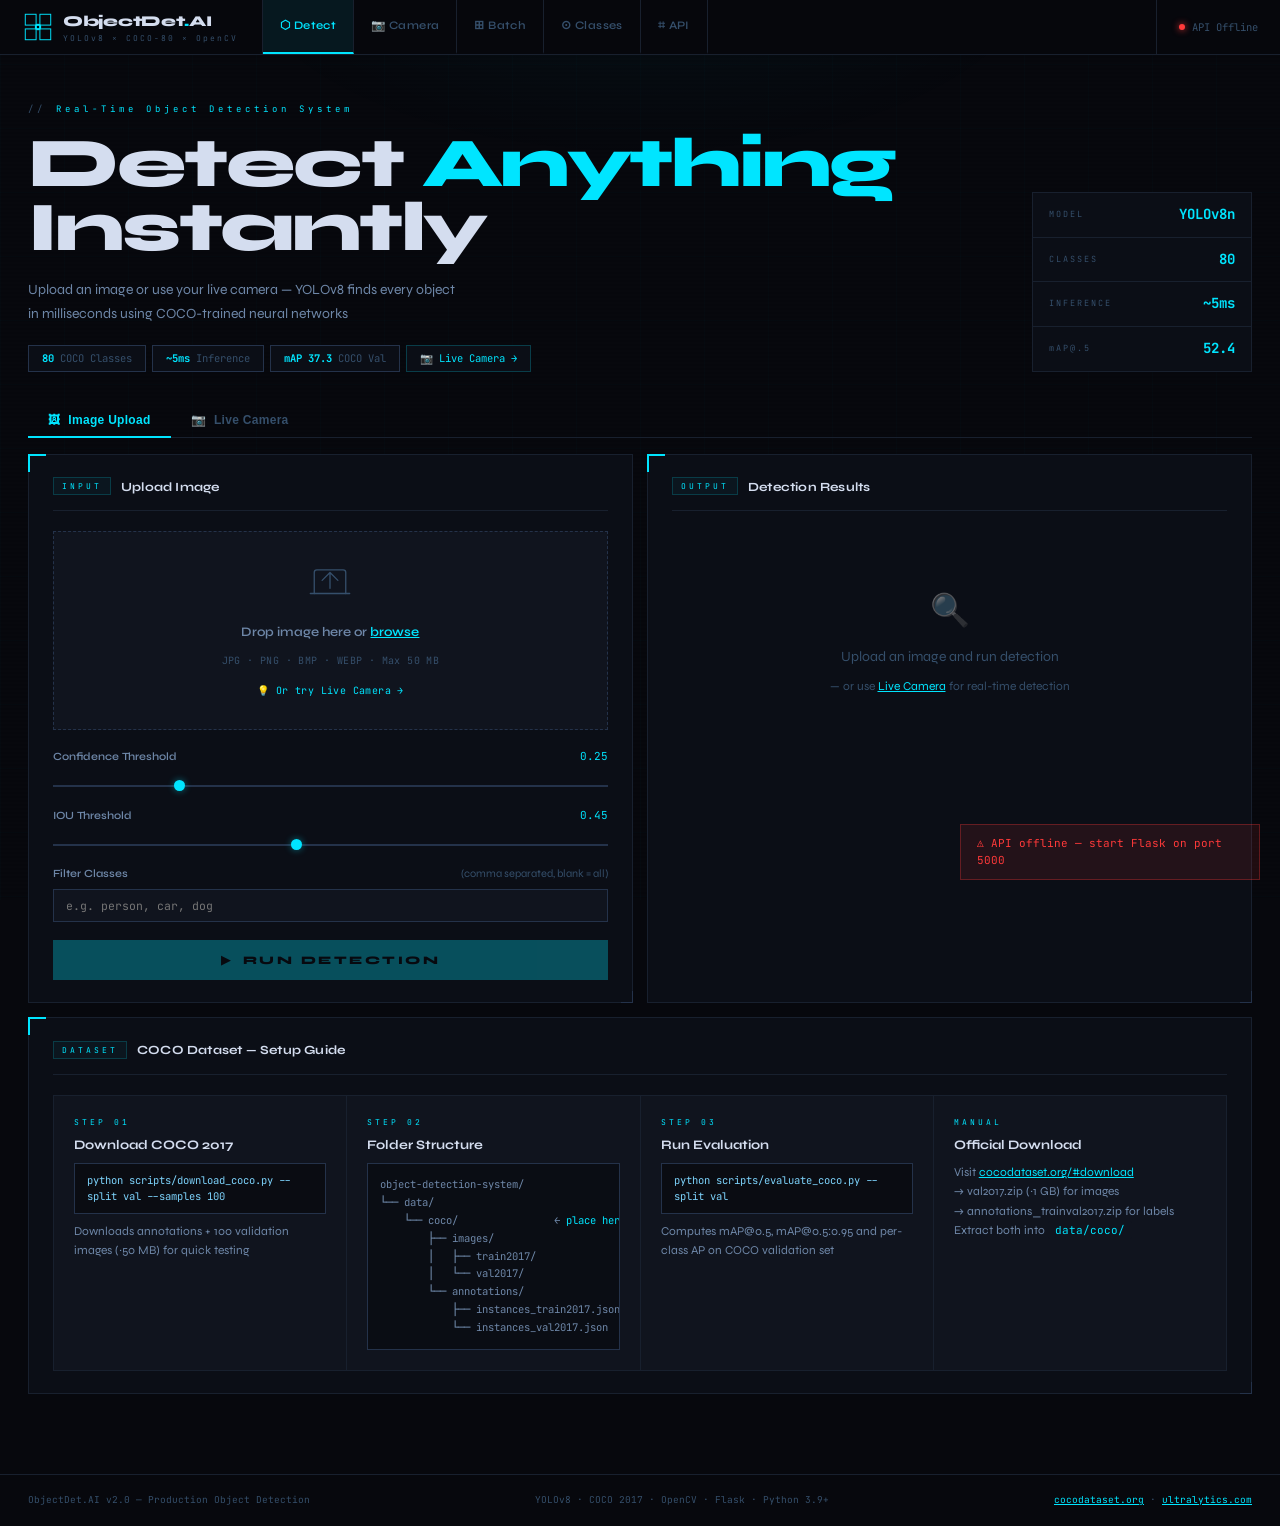
<file: frontend/index.html>
<!DOCTYPE html>
<html lang="en">
<head>
<meta charset="UTF-8"/>
<meta name="viewport" content="width=device-width,initial-scale=1.0"/>
<title>ObjectDet.AI — Real-Time Object Detection</title>
<link rel="preconnect" href="https://fonts.googleapis.com">
<link href="https://fonts.googleapis.com/css2?family=Syne:wght@400;500;600;700;800&family=JetBrains+Mono:wght@300;400;500;700&display=swap" rel="stylesheet">
<link rel="stylesheet" href="css/style.css"/>
</head>
<body>

<div class="bg-grid"></div>
<div class="bg-radial"></div>
<div class="scanline"></div>

<!-- ══ HEADER ══════════════════════════════════════════════ -->
<header class="hdr">
  <div class="hdr-inner">
    <div class="logo">
      <svg class="logo-svg" viewBox="0 0 44 44" fill="none">
        <rect x="2"  y="2"  width="17" height="17" stroke="#00e5ff" stroke-width="1.5"/>
        <rect x="25" y="2"  width="17" height="17" stroke="#00e5ff" stroke-width="1.5"/>
        <rect x="2"  y="25" width="17" height="17" stroke="#00e5ff" stroke-width="1.5"/>
        <rect x="25" y="25" width="17" height="17" stroke="#00e5ff" stroke-width="1.5"/>
        <circle cx="22" cy="22" r="5" fill="#00e5ff"/>
        <circle cx="22" cy="22" r="2" fill="#000"/>
      </svg>
      <div>
        <div class="logo-name">ObjectDet<span class="c-acc">.</span>AI</div>
        <div class="logo-tag">YOLOv8 × COCO-80 × OpenCV</div>
      </div>
    </div>
    <nav class="nav">
      <a href="index.html"   class="nv active">⬡ Detect</a>
      <a href="camera.html"  class="nv">📷 Camera</a>
      <a href="batch.html"   class="nv">⊞ Batch</a>
      <a href="classes.html" class="nv">⊙ Classes</a>
      <a href="docs.html"    class="nv">⌗ API</a>
    </nav>
    <div class="status-pill" id="statusPill">
      <span class="sdot" id="sdot"></span>
      <span id="stxt">Connecting…</span>
    </div>
  </div>
</header>

<!-- ══ HERO ═════════════════════════════════════════════════ -->
<section class="hero">
  <div class="hero-left">
    <div class="hero-eyebrow">Real-Time Object Detection System</div>
    <h1 class="hero-h1">Detect <em>Anything</em><br>Instantly</h1>
    <p class="hero-p">Upload an image or use your live camera — YOLOv8 finds every object in milliseconds using COCO-trained neural networks</p>
    <div class="hero-chips">
      <div class="chip"><span id="cChip">80</span> COCO Classes</div>
      <div class="chip"><span>~5ms</span> Inference</div>
      <div class="chip"><span>mAP 37.3</span> COCO Val</div>
      <div class="chip chip-live" onclick="window.location='camera.html'">📷 Live Camera →</div>
    </div>
  </div>
  <div class="hero-meta">
    <div class="hm-row"><span class="hm-k">MODEL</span><span class="hm-v">YOLOv8n</span></div>
    <div class="hm-row"><span class="hm-k">CLASSES</span><span class="hm-v" id="cChip2">80</span></div>
    <div class="hm-row"><span class="hm-k">INFERENCE</span><span class="hm-v">~5ms</span></div>
    <div class="hm-row"><span class="hm-k">mAP@.5</span><span class="hm-v">52.4</span></div>
  </div>
</section>

<!-- ══ MAIN ═════════════════════════════════════════════════ -->
<main class="wrap">

  <div class="mode-tabs">
    <button class="mtab active" id="tabUpload" onclick="switchMode('upload')">
      <span>🖼</span> Image Upload
    </button>
    <button class="mtab" id="tabCamera" onclick="window.location='camera.html'">
      <span>📷</span> Live Camera
    </button>
  </div>

  <div class="grid-2">

    <!-- INPUT PANEL -->
    <section class="card" id="uploadCard">
      <div class="card-hdr">
        <span class="tag">INPUT</span>
        <h2>Upload Image</h2>
      </div>

      <div class="dropzone" id="dz">
        <div class="dz-idle" id="dzIdle">
          <div class="dz-icon">
            <svg viewBox="0 0 64 64" fill="none">
              <path d="M8 48V16a4 4 0 014-4h40a4 4 0 014 4v32" stroke="currentColor" stroke-width="2" stroke-linecap="round"/>
              <path d="M2 48h60M20 28l12-12 12 12M32 16v24" stroke="currentColor" stroke-width="2" stroke-linecap="round" stroke-linejoin="round"/>
            </svg>
          </div>
          <p class="dz-title">Drop image here or <span class="lnk" id="dzBrowse">browse</span></p>
          <p class="dz-hint">JPG · PNG · BMP · WEBP · Max 50 MB</p>
          <p class="dz-hint" style="margin-top:4px;color:var(--acc)">💡 Or try <a href="camera.html" style="color:var(--acc)">Live Camera →</a></p>
        </div>
        <div class="dz-preview hidden" id="dzPreview">
          <img id="prevImg" alt="preview"/>
          <button class="clr-btn" id="clearBtn">✕ Clear</button>
        </div>
        <input type="file" id="fileIn" accept="image/*" class="hidden"/>
      </div>

      <div class="settings">
        <div class="sg">
          <label>Confidence Threshold <span class="sv" id="confV">0.25</span></label>
          <input type="range" id="confS" min="0.05" max="0.95" step="0.05" value="0.25" class="slider"/>
        </div>
        <div class="sg">
          <label>IOU Threshold <span class="sv" id="iouV">0.45</span></label>
          <input type="range" id="iouS"  min="0.1"  max="0.9"  step="0.05" value="0.45" class="slider"/>
        </div>
        <div class="sg full">
          <label>Filter Classes <span class="hint-txt" style="font-weight:400;color:var(--txt3)">(comma separated, blank = all)</span></label>
          <input type="text" id="clsFilter" placeholder="e.g. person, car, dog" class="txt-in"/>
        </div>
      </div>

      <button class="run-btn" id="runBtn" disabled>
        <span id="runIcon">▶</span>
        <span id="runLabel">Run Detection</span>
        <div class="ring hidden" id="ring"></div>
      </button>
    </section>

    <!-- OUTPUT PANEL -->
    <section class="card" id="resultCard">
      <div class="card-hdr">
        <span class="tag">OUTPUT</span>
        <h2>Detection Results</h2>
        <div class="card-actions hidden" id="actions">
          <button class="sm-btn" id="dlBtn">⬇ Save</button>
          <button class="sm-btn" id="jsonBtn">{ } JSON</button>
        </div>
      </div>

      <div class="empty" id="emptyState">
        <div class="empty-icon">🔍</div>
        <p>Upload an image and run detection</p>
        <p class="empty-sub">— or use <a href="camera.html" class="lnk">Live Camera</a> for real-time detection</p>
      </div>

      <div class="hidden" id="resultWrap">
        <div class="res-img-wrap">
          <img id="resImg" alt="result"/>
          <div class="img-hud" id="imgHud"></div>
        </div>
        <div class="metrics" id="metrics"></div>
        <div class="class-pills" id="classPills"></div>
        <div class="tbl-wrap">
          <table class="dtbl" id="dtbl">
            <thead>
              <tr><th>#</th><th>Object</th><th>Confidence</th><th>Bounding Box</th><th>Area</th></tr>
            </thead>
            <tbody id="tbody"></tbody>
          </table>
        </div>
        <div class="chart" id="chart"></div>
      </div>
    </section>

  </div>

  <!-- DATASET SECTION -->
  <section class="card dataset-card">
    <div class="card-hdr">
      <span class="tag">DATASET</span>
      <h2>COCO Dataset — Setup Guide</h2>
    </div>
    <div class="ds-grid">
      <div class="ds-block">
        <div class="ds-step">STEP 01</div>
        <div class="ds-title">Download COCO 2017</div>
        <div class="ds-code">python scripts/download_coco.py --split val --samples 100</div>
        <div class="ds-desc">Downloads annotations + 100 validation images (~50 MB) for quick testing</div>
      </div>
      <div class="ds-block">
        <div class="ds-step">STEP 02</div>
        <div class="ds-title">Folder Structure</div>
        <pre class="ds-tree">object-detection-system/
└── data/
    └── coco/                ← <span class="c-acc">place here</span>
        ├── images/
        │   ├── train2017/
        │   └── val2017/
        └── annotations/
            ├── instances_train2017.json
            └── instances_val2017.json</pre>
      </div>
      <div class="ds-block">
        <div class="ds-step">STEP 03</div>
        <div class="ds-title">Run Evaluation</div>
        <div class="ds-code">python scripts/evaluate_coco.py --split val</div>
        <div class="ds-desc">Computes mAP@0.5, mAP@0.5:0.95 and per-class AP on COCO validation set</div>
      </div>
      <div class="ds-block">
        <div class="ds-step">MANUAL</div>
        <div class="ds-title">Official Download</div>
        <div class="ds-desc">
          Visit <a href="https://cocodataset.org/#download" target="_blank" class="lnk">cocodataset.org/#download</a><br>
          → val2017.zip (~1 GB) for images<br>
          → annotations_trainval2017.zip for labels<br>
          Extract both into <code>data/coco/</code>
        </div>
      </div>
    </div>
  </section>

</main>

<!-- ══ FOOTER ════════════════════════════════════════════════ -->
<footer class="footer">
  <div class="ft-inner">
    <span>ObjectDet.AI v2.0 — Production Object Detection</span>
    <span>YOLOv8 · COCO 2017 · OpenCV · Flask · Python 3.9+</span>
    <span>
      <a href="https://cocodataset.org" target="_blank" class="lnk">cocodataset.org</a>
      ·
      <a href="https://ultralytics.com" target="_blank" class="lnk">ultralytics.com</a>
    </span>
  </div>
</footer>

<!-- JSON Modal -->
<div class="modal-bg hidden" id="jsonModal">
  <div class="modal">
    <div class="modal-top">
      <h3>JSON Response</h3>
      <button id="mClose">✕</button>
    </div>
    <pre class="json-pre" id="jsonPre"></pre>
    <button class="sm-btn" id="copyJson" style="margin:12px 16px">Copy to Clipboard</button>
  </div>
</div>

<div class="toast" id="toast"></div>

<script src="js/api.js"></script>
<script src="js/ui.js"></script>
<script src="js/main.js"></script>
</body>
</html>
</file>
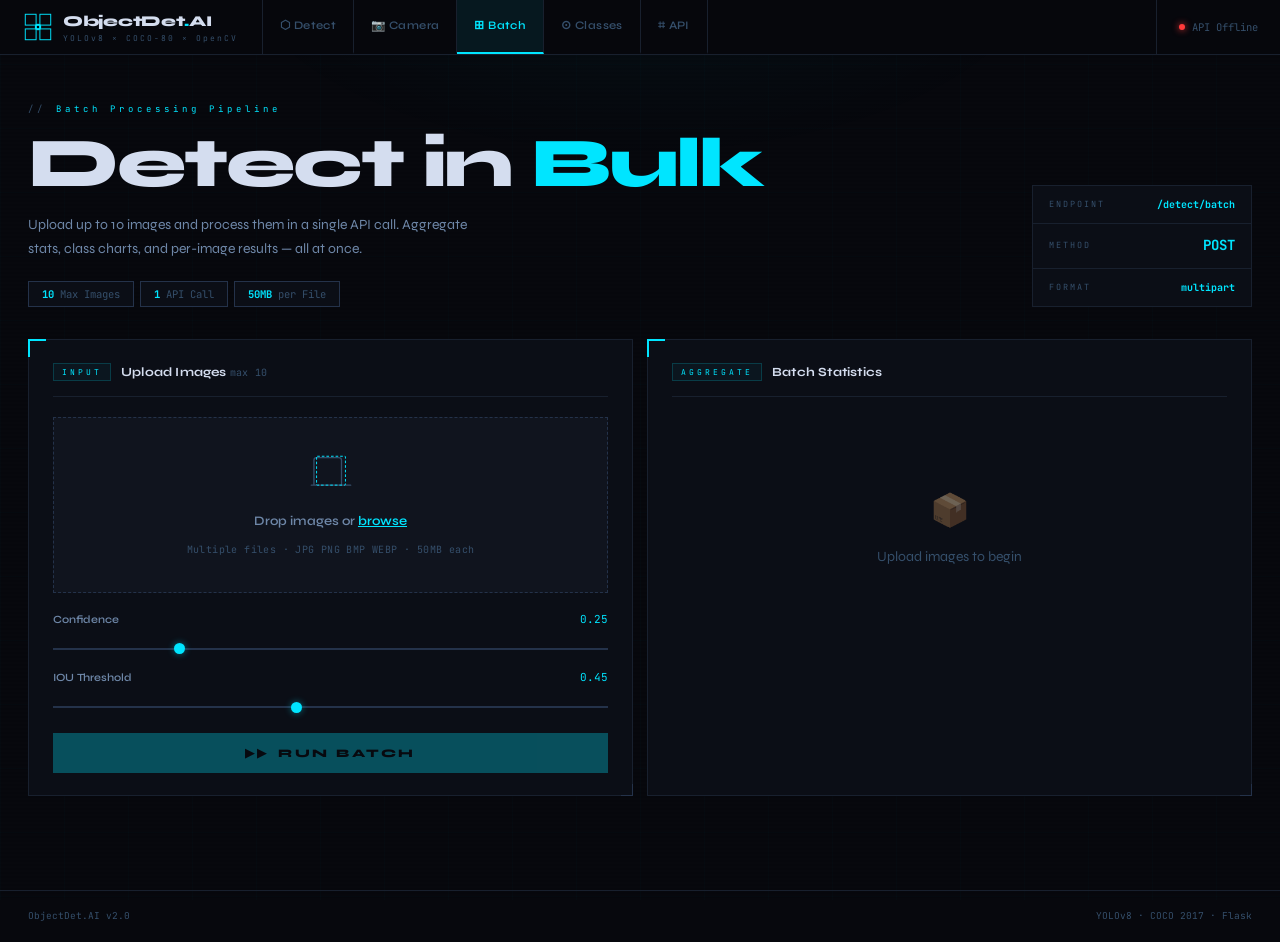
<file: frontend/batch.html>
<!DOCTYPE html>
<html lang="en">
<head>
<meta charset="UTF-8"/><meta name="viewport" content="width=device-width,initial-scale=1.0"/>
<title>Batch — ObjectDet.AI</title>
<link href="https://fonts.googleapis.com/css2?family=Syne:wght@400;500;600;700;800&family=JetBrains+Mono:wght@300;400;500;700&display=swap" rel="stylesheet">
<link rel="stylesheet" href="css/style.css"/>
</head>
<body>
<div class="bg-grid"></div><div class="bg-radial"></div><div class="scanline"></div>

<header class="hdr">
  <div class="hdr-inner">
    <div class="logo">
      <svg class="logo-svg" viewBox="0 0 44 44" fill="none">
        <rect x="2"  y="2"  width="17" height="17" stroke="#00e5ff" stroke-width="1.5"/>
        <rect x="25" y="2"  width="17" height="17" stroke="#00e5ff" stroke-width="1.5"/>
        <rect x="2"  y="25" width="17" height="17" stroke="#00e5ff" stroke-width="1.5"/>
        <rect x="25" y="25" width="17" height="17" stroke="#00e5ff" stroke-width="1.5"/>
        <circle cx="22" cy="22" r="5" fill="#00e5ff"/>
        <circle cx="22" cy="22" r="2" fill="#000"/>
      </svg>
      <div>
        <div class="logo-name">ObjectDet<span class="c-acc">.</span>AI</div>
        <div class="logo-tag">YOLOv8 × COCO-80 × OpenCV</div>
      </div>
    </div>
    <nav class="nav">
      <a href="index.html"   class="nv">⬡ Detect</a>
      <a href="camera.html"  class="nv">📷 Camera</a>
      <a href="batch.html"   class="nv active">⊞ Batch</a>
      <a href="classes.html" class="nv">⊙ Classes</a>
      <a href="docs.html"    class="nv">⌗ API</a>
    </nav>
    <div class="status-pill">
      <span class="sdot" id="sdot"></span>
      <span id="stxt">Connecting…</span>
    </div>
  </div>
</header>

<!-- HERO -->
<section class="hero">
  <div class="hero-left">
    <div class="hero-eyebrow">Batch Processing Pipeline</div>
    <h1 class="hero-h1">Detect in <em>Bulk</em></h1>
    <p class="hero-p">Upload up to 10 images and process them in a single API call. Aggregate stats, class charts, and per-image results — all at once.</p>
    <div class="hero-chips">
      <div class="chip"><span>10</span> Max Images</div>
      <div class="chip"><span>1</span> API Call</div>
      <div class="chip"><span>50MB</span> per File</div>
    </div>
  </div>
  <div class="hero-meta">
    <div class="hm-row"><span class="hm-k">ENDPOINT</span><span class="hm-v" style="font-size:10px">/detect/batch</span></div>
    <div class="hm-row"><span class="hm-k">METHOD</span><span class="hm-v">POST</span></div>
    <div class="hm-row"><span class="hm-k">FORMAT</span><span class="hm-v" style="font-size:10px">multipart</span></div>
  </div>
</section>

<main class="wrap">
  <div class="grid-2">

    <!-- INPUT -->
    <section class="card">
      <div class="card-hdr">
        <span class="tag">INPUT</span>
        <h2>Upload Images <span style="font-family:var(--mono);font-size:10px;color:var(--txt3);font-weight:400">max 10</span></h2>
      </div>

      <div class="dropzone" id="dz">
        <div class="dz-idle" id="dzIdle">
          <div class="dz-icon">
            <svg viewBox="0 0 64 64" fill="none">
              <path d="M6 52V14a4 4 0 014-4h34a4 4 0 014 4v38M2 52h60" stroke="currentColor" stroke-width="2" stroke-linecap="round"/>
              <rect x="10" y="8" width="44" height="44" rx="1" stroke="var(--acc)" stroke-width="1.5" stroke-dasharray="4 3"/>
            </svg>
          </div>
          <p class="dz-title">Drop images or <span class="lnk" id="dzBrowse">browse</span></p>
          <p class="dz-hint">Multiple files · JPG PNG BMP WEBP · 50MB each</p>
        </div>
        <input type="file" id="fileIn" accept="image/*" multiple class="hidden"/>
      </div>

      <div class="file-list hidden" id="fileList"></div>

      <div class="settings">
        <div class="sg">
          <label>Confidence <span class="sv" id="confV">0.25</span></label>
          <input type="range" id="confS" min="0.05" max="0.95" step="0.05" value="0.25" class="slider"/>
        </div>
        <div class="sg">
          <label>IOU Threshold <span class="sv" id="iouV">0.45</span></label>
          <input type="range" id="iouS" min="0.1" max="0.9" step="0.05" value="0.45" class="slider"/>
        </div>
      </div>

      <button class="run-btn" id="runBtn" disabled>
        <span id="rIcon">▶▶</span>
        <span id="rLabel">Run Batch</span>
        <div class="ring hidden" id="ring"></div>
      </button>
    </section>

    <!-- AGGREGATE STATS -->
    <section class="card">
      <div class="card-hdr"><span class="tag">AGGREGATE</span><h2>Batch Statistics</h2></div>
      <div class="empty" id="empty">
        <div class="empty-icon">📦</div>
        <p>Upload images to begin</p>
      </div>
      <div class="hidden" id="aggWrap">
        <div class="metrics" id="aggMetrics"></div>
        <div class="chart"   id="aggChart"></div>
      </div>
    </section>

  </div>

  <!-- RESULTS GRID -->
  <section class="card" id="gridCard" style="display:none">
    <div class="card-hdr">
      <span class="tag">RESULTS</span>
      <h2 id="gridTitle">Batch Results</h2>
    </div>
    <div class="batch-grid" id="batchGrid"></div>
  </section>

</main>

<footer class="footer">
  <div class="ft-inner">
    <span>ObjectDet.AI v2.0</span>
    <span>YOLOv8 · COCO 2017 · Flask</span>
  </div>
</footer>

<div class="toast" id="toast"></div>
<script src="js/api.js"></script><script src="js/ui.js"></script>
<script>
document.addEventListener("DOMContentLoaded", async () => {
  const dz=document.getElementById("dz"), dzIdle=document.getElementById("dzIdle"),
        dzBrowse=document.getElementById("dzBrowse"), fileIn=document.getElementById("fileIn"),
        fileList=document.getElementById("fileList"), confS=document.getElementById("confS"),
        confV=document.getElementById("confV"), iouS=document.getElementById("iouS"),
        iouV=document.getElementById("iouV"), runBtn=document.getElementById("runBtn"),
        rLabel=document.getElementById("rLabel"), ring=document.getElementById("ring"),
        empty=document.getElementById("empty"), aggWrap=document.getElementById("aggWrap"),
        aggMetrics=document.getElementById("aggMetrics"), aggChart=document.getElementById("aggChart"),
        batchGrid=document.getElementById("batchGrid"), gridCard=document.getElementById("gridCard"),
        gridTitle=document.getElementById("gridTitle");

  let files = [];
  const ok = await API.checkHealth(); UI.setStatus(ok);
  UI.syncSlider("confS","confV"); UI.syncSlider("iouS","iouV");

  dzBrowse.onclick = e => { e.stopPropagation(); fileIn.click(); };
  dz.onclick = () => fileIn.click();
  fileIn.onchange = e => addFiles([...e.target.files]);
  dz.addEventListener("dragover", e => { e.preventDefault(); dz.classList.add("drag"); });
  dz.addEventListener("dragleave", () => dz.classList.remove("drag"));
  dz.addEventListener("drop", e => {
    e.preventDefault(); dz.classList.remove("drag");
    addFiles([...e.dataTransfer.files].filter(f => f.type.startsWith("image/")));
  });

  function addFiles(arr) {
    const left = 10 - files.length;
    if (left <= 0) { UI.toast("Max 10 images", "err"); return; }
    files.push(...arr.slice(0, left)); renderList(); updateBtn();
  }
  function removeFile(i) { files.splice(i, 1); renderList(); updateBtn(); }

  function renderList() {
    if (!files.length) { fileList.classList.add("hidden"); return; }
    fileList.classList.remove("hidden");
    fileList.innerHTML = `<div style="display:flex;flex-direction:column;gap:4px;margin-top:10px">` +
      files.map((f, i) => `
        <div style="display:flex;align-items:center;gap:8px;background:var(--bg3);border:1px solid var(--ln);padding:6px 11px;font-size:11.5px;font-family:var(--mono)">
          <span style="flex:1;overflow:hidden;text-overflow:ellipsis;white-space:nowrap;color:var(--txt2)">📄 ${f.name}</span>
          <span style="color:var(--txt3)">${UI.fmtSize(f.size)}</span>
          <span style="cursor:pointer;color:var(--red)" onclick="removeFile(${i})">✕</span>
        </div>`).join("") + "</div>";
  }

  function updateBtn() {
    runBtn.disabled = files.length === 0;
    rLabel.textContent = files.length
      ? `Run Batch (${files.length} image${files.length > 1 ? "s" : ""})`
      : "Run Batch";
  }

  runBtn.onclick = async () => {
    runBtn.disabled = true; ring.classList.remove("hidden"); rLabel.textContent = "Processing…";
    try {
      const res = await API.detectBatch(files, { confidence: +confS.value, iou: +iouS.value });
      renderBatch(res.data);
      UI.toast(`✅ Batch done — ${res.data.total_images} images`, "ok");
    } catch(e) { UI.toast(`❌ ${e.message}`, "err", 5000); }
    finally { runBtn.disabled = false; ring.classList.add("hidden"); updateBtn(); }
  };

  function renderBatch(data) {
    empty.classList.add("hidden"); aggWrap.classList.remove("hidden");
    gridCard.style.display = "block";
    let tot = 0, totT = 0; const combined = {};
    batchGrid.innerHTML = "";
    (data.results || []).forEach(r => {
      tot += r.total_objects; totT += (r.inference_time_ms || 0);
      Object.entries(r.class_summary || {}).forEach(([k, v]) => { combined[k] = (combined[k] || 0) + v; });
      const url = API.resUrl(r.result_image_url);
      const card = document.createElement("div"); card.className = "bcard";
      card.innerHTML = `${url ? `<img class="bcard-img" src="${url}" alt="${r.original_filename}" loading="lazy"/>` : ""}
        <div class="bcard-body">
          <div class="bcard-name">${r.original_filename || "Image"}</div>
          <div style="display:flex;gap:5px;flex-wrap:wrap;margin-top:6px">
            <span class="chip"><span>${r.total_objects}</span> objects</span>
            <span class="chip"><span>${r.inference_time_ms || 0}ms</span></span>
          </div>
        </div>`;
      batchGrid.appendChild(card);
    });
    aggMetrics.innerHTML = [
      UI.metric(data.total_images, "Images"),
      UI.metric(tot, "Objects"),
      UI.metric(Object.keys(combined).length, "Classes"),
      UI.metric(`${Math.round(totT)}ms`, "Total"),
    ].join("");
    gridTitle.textContent = `Results (${data.total_images} images · ${tot} objects)`;
    const rows = Object.entries(combined).sort((a, b) => b[1] - a[1]);
    const max = rows[0]?.[1] || 1;
    aggChart.innerHTML = rows.map(([n, c], i) => {
      const p = (c / max * 100).toFixed(1); const col = UI.color(i);
      return `<div class="ch-row"><span class="ch-lbl">${n}</span><div class="ch-track"><div class="ch-fill" style="width:${p}%;background:${col}"></div></div><span class="ch-cnt">${c}</span></div>`;
    }).join("");
  }

  window.removeFile = removeFile;
});
</script>
</body></html>
</file>
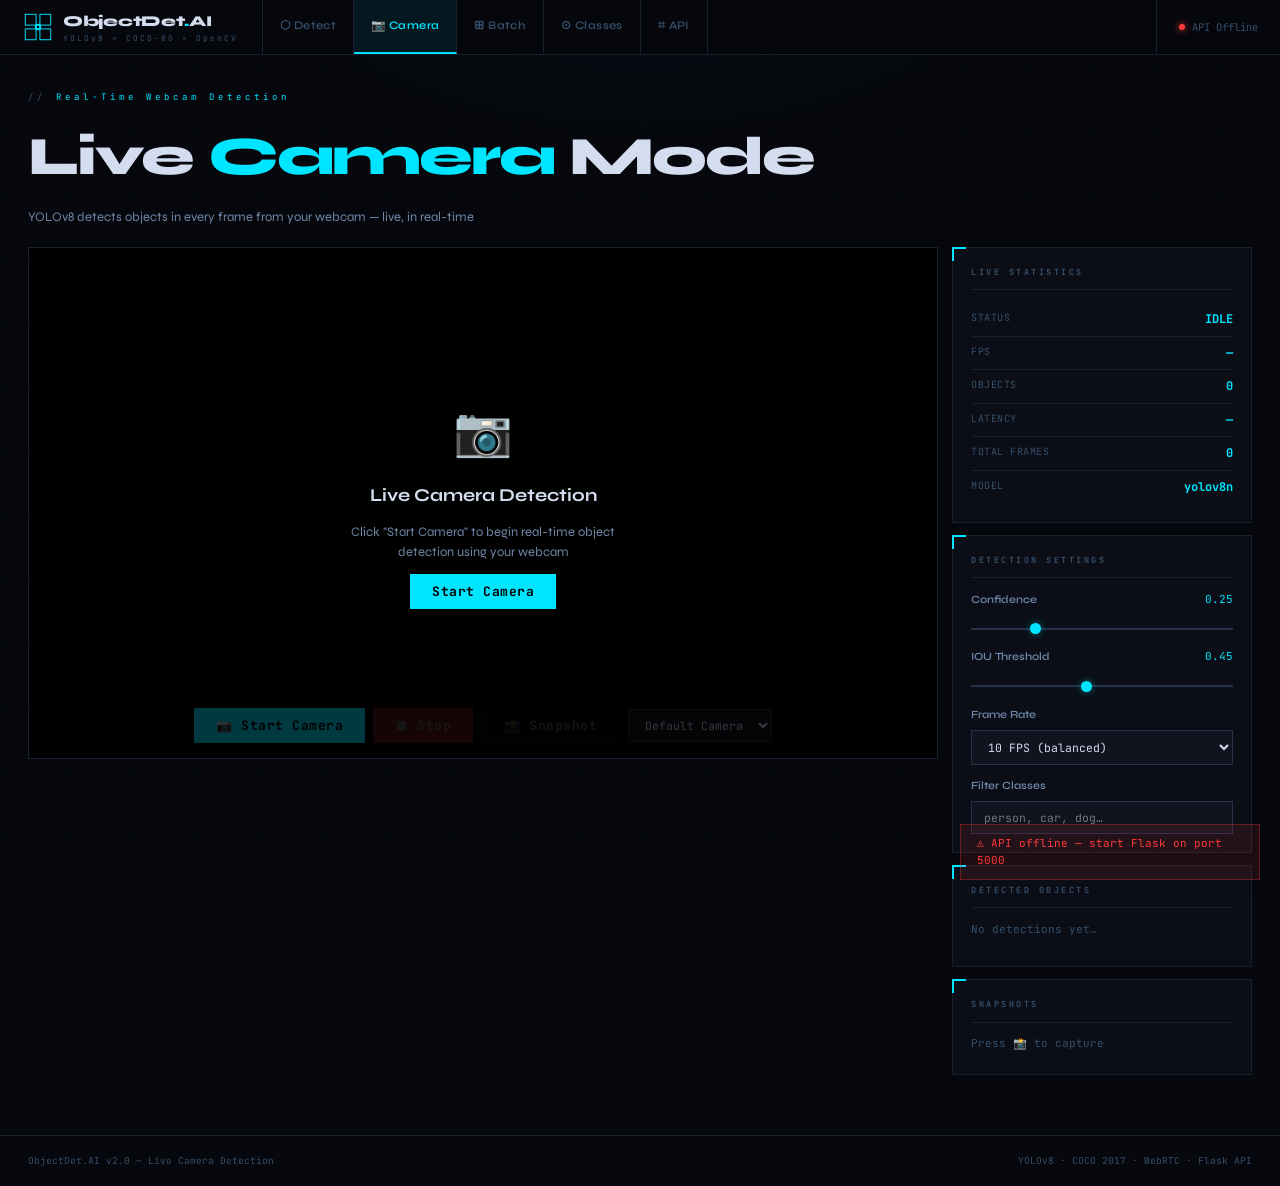
<file: frontend/camera.html>
<!DOCTYPE html>
<html lang="en">
<head>
<meta charset="UTF-8"/>
<meta name="viewport" content="width=device-width,initial-scale=1.0"/>
<title>Live Camera — ObjectDet.AI</title>
<link href="https://fonts.googleapis.com/css2?family=Syne:wght@400;500;600;700;800&family=JetBrains+Mono:wght@300;400;500;700&display=swap" rel="stylesheet">
<link rel="stylesheet" href="css/style.css"/>
<style>
/* ── Camera-specific ─────────────────────────────── */
.cam-layout {
  display: grid; grid-template-columns: 1fr 300px; gap: 14px;
  max-width: 1440px; margin: 0 auto; padding: 0 28px 60px;
  position: relative; z-index: 2;
}
@media(max-width:900px) { .cam-layout { grid-template-columns: 1fr; } }

.cam-viewport {
  position: relative; background: #000;
  overflow: hidden; border: 1px solid var(--ln);
  aspect-ratio: 16/9; min-height: 380px;
}
#camVideo  { width:100%; height:100%; object-fit:cover; display:block; }
#camCanvas { position:absolute; inset:0; width:100%; height:100%; pointer-events:none; z-index:2; }

.cam-hud {
  position: absolute; top: 0; left: 0; right: 0;
  display: flex; align-items: center; justify-content: space-between;
  padding: 10px 14px;
  background: linear-gradient(180deg,rgba(0,0,0,.72) 0%,transparent 100%);
  z-index: 5; pointer-events: none;
}
.cam-rec {
  display: flex; align-items: center; gap: 6px;
  font-family: var(--mono); font-size: 11px; color: #fff;
}
.rec-dot {
  width: 7px; height: 7px; border-radius: 50%;
  background: #ef4444; animation: recblink 1s ease infinite;
}
@keyframes recblink { 0%,100%{opacity:1} 50%{opacity:.3} }
.cam-fps { font-family: var(--mono); font-size: 10px; color: rgba(255,255,255,.65); }

.cam-overlay-msg {
  position: absolute; inset: 0;
  display: flex; flex-direction: column;
  align-items: center; justify-content: center; gap: 12px;
  background: rgba(0,0,0,.75); z-index: 6; text-align: center; padding: 24px;
}
.cam-overlay-msg .cam-icon { font-size: 48px; }
.cam-overlay-msg h3 { font-size: 18px; font-weight: 700; }
.cam-overlay-msg p  { font-size: 13px; color: var(--txt2); max-width: 280px; }

.snap-flash {
  position: absolute; inset: 0; background: #fff;
  opacity: 0; pointer-events: none; z-index: 10;
  transition: opacity .1s;
}
.snap-flash.flash { opacity: .55; }

.cam-controls {
  position: absolute; bottom: 0; left: 0; right: 0;
  display: flex; align-items: center; justify-content: center; gap: 8px;
  padding: 14px;
  background: linear-gradient(0deg,rgba(0,0,0,.82) 0%,transparent 100%);
  z-index: 5;
}
.cam-btn {
  padding: 9px 22px; font-size: 13px; font-weight: 700;
  font-family: var(--mono); cursor: pointer; border: none;
  transition: all .22s; letter-spacing: .5px; border-radius: 0;
}
.cam-btn-start  { background: var(--acc); color: #000; }
.cam-btn-start:hover { box-shadow: 0 0 22px rgba(0,229,255,.5); }
.cam-btn-stop   { background: var(--red); color: #fff; }
.cam-btn-snap   { background: var(--bg3); border: 1px solid var(--ln2); color: var(--txt); }
.cam-btn-snap:hover { border-color: var(--acc); color: var(--acc); }
.cam-btn:disabled { opacity: .35; cursor: not-allowed; }

/* Panel */
.cam-panel { display: flex; flex-direction: column; gap: 12px; }
.cam-stats-card {
  background: var(--bg2); border: 1px solid var(--ln);
  padding: 18px; position: relative;
}
.cam-stats-card::before {
  content: ''; position: absolute; top: -1px; left: -1px;
  width: 14px; height: 14px;
  border-top: 2px solid var(--acc); border-left: 2px solid var(--acc);
}
.cam-stats-card h3 {
  font-family: var(--mono); font-size: 8.5px; color: var(--txt3);
  letter-spacing: 2.5px; text-transform: uppercase; margin-bottom: 13px;
  padding-bottom: 10px; border-bottom: 1px solid var(--ln);
}
.live-stat {
  display: flex; justify-content: space-between; padding: 7px 0;
  border-bottom: 1px solid var(--ln); font-size: 12px;
}
.live-stat:last-child { border: none; }
.live-stat .lsk { color: var(--txt3); font-family: var(--mono); font-size: 10px; letter-spacing: .5px; }
.live-stat .lsv { color: var(--acc); font-family: var(--mono); font-weight: 700; font-size: 12px; }

.live-det-list {
  display: flex; flex-direction: column; gap: 5px;
  max-height: 260px; overflow-y: auto; margin-top: 4px;
}
.live-det-item {
  display: flex; align-items: center; gap: 10px; padding: 7px 11px;
  background: var(--bg3); border: 1px solid var(--ln);
  border-left: 2px solid var(--acc);
  animation: slideIn .2s ease;
}
@keyframes slideIn { from{opacity:0;transform:translateX(-6px)} to{opacity:1;transform:none} }
.ldi-name { font-size: 12px; font-weight: 700; flex: 1; }
.ldi-conf { font-family: var(--mono); font-size: 10.5px; color: var(--acc); }

.cam-settings {
  background: var(--bg2); border: 1px solid var(--ln);
  padding: 18px; position: relative;
}
.cam-settings::before {
  content: ''; position: absolute; top: -1px; left: -1px;
  width: 14px; height: 14px;
  border-top: 2px solid var(--acc); border-left: 2px solid var(--acc);
}
.cam-settings h3 {
  font-family: var(--mono); font-size: 8.5px; color: var(--txt3);
  letter-spacing: 2.5px; text-transform: uppercase; margin-bottom: 13px;
  padding-bottom: 10px; border-bottom: 1px solid var(--ln);
}

.snaps-card {
  background: var(--bg2); border: 1px solid var(--ln); padding: 18px;
  position: relative;
}
.snaps-card::before {
  content: ''; position: absolute; top: -1px; left: -1px;
  width: 14px; height: 14px;
  border-top: 2px solid var(--acc); border-left: 2px solid var(--acc);
}
.snaps-card h3 {
  font-family: var(--mono); font-size: 8.5px; color: var(--txt3);
  letter-spacing: 2.5px; text-transform: uppercase; margin-bottom: 12px;
  padding-bottom: 10px; border-bottom: 1px solid var(--ln);
}
.snaps-strip { display: flex; gap: 7px; overflow-x: auto; padding-bottom: 4px; }
.snap-thumb {
  flex-shrink: 0; width: 78px; height: 54px; object-fit: cover;
  border: 1px solid var(--ln2); cursor: pointer; transition: border-color .2s;
}
.snap-thumb:hover { border-color: var(--acc); }
.no-snaps { font-size: 11px; color: var(--txt3); font-family: var(--mono); }

.mini-chart { display: flex; flex-direction: column; gap: 5px; margin-top: 10px; }
.mc-row { display: flex; align-items: center; gap: 8px; font-size: 10.5px; font-family: var(--mono); }
.mc-name { color: var(--txt2); min-width: 80px; text-align: right; white-space: nowrap; overflow: hidden; text-overflow: ellipsis; }
.mc-track { flex: 1; height: 12px; background: var(--bg3); overflow: hidden; border: 1px solid var(--ln); }
.mc-fill  { height: 100%; transition: width .5s ease; }
.mc-cnt   { color: var(--txt3); min-width: 20px; }

.cam-hero-bar {
  position: relative; z-index: 2;
  max-width: 1440px; margin: 0 auto;
  padding: 36px 28px 20px;
}
.cam-hero-bar .hero-eyebrow { font-family: var(--mono); font-size: 9px; letter-spacing: 4px; color: var(--acc); margin-bottom: 10px; display: flex; align-items: center; gap: 10px; }
.cam-hero-bar .hero-eyebrow::before { content: '//'; color: var(--txt3); }
.cam-hero-bar h1 { font-size: clamp(28px,5vw,54px); font-weight: 800; letter-spacing: -2px; }
.cam-hero-bar h1 em { color: var(--acc); font-style: normal; }
.cam-hero-bar p { font-size: 13px; color: var(--txt2); margin-top: 8px; max-width: 480px; }
</style>
</head>
<body>

<div class="bg-grid"></div>
<div class="bg-radial"></div>
<div class="scanline"></div>

<header class="hdr">
  <div class="hdr-inner">
    <div class="logo">
      <svg class="logo-svg" viewBox="0 0 44 44" fill="none">
        <rect x="2"  y="2"  width="17" height="17" stroke="#00e5ff" stroke-width="1.5"/>
        <rect x="25" y="2"  width="17" height="17" stroke="#00e5ff" stroke-width="1.5"/>
        <rect x="2"  y="25" width="17" height="17" stroke="#00e5ff" stroke-width="1.5"/>
        <rect x="25" y="25" width="17" height="17" stroke="#00e5ff" stroke-width="1.5"/>
        <circle cx="22" cy="22" r="5" fill="#00e5ff"/>
        <circle cx="22" cy="22" r="2" fill="#000"/>
      </svg>
      <div>
        <div class="logo-name">ObjectDet<span class="c-acc">.</span>AI</div>
        <div class="logo-tag">YOLOv8 × COCO-80 × OpenCV</div>
      </div>
    </div>
    <nav class="nav">
      <a href="index.html"   class="nv">⬡ Detect</a>
      <a href="camera.html"  class="nv active">📷 Camera</a>
      <a href="batch.html"   class="nv">⊞ Batch</a>
      <a href="classes.html" class="nv">⊙ Classes</a>
      <a href="docs.html"    class="nv">⌗ API</a>
    </nav>
    <div class="status-pill" id="statusPill">
      <span class="sdot" id="sdot"></span>
      <span id="stxt">Connecting…</span>
    </div>
  </div>
</header>

<div class="cam-hero-bar">
  <div class="hero-eyebrow">Real-Time Webcam Detection</div>
  <h1>Live <em>Camera</em> Mode</h1>
  <p>YOLOv8 detects objects in every frame from your webcam — live, in real-time</p>
</div>

<div class="cam-layout">

  <!-- Viewport -->
  <div>
    <div class="cam-viewport" id="camViewport">
      <video id="camVideo" autoplay playsinline muted></video>
      <canvas id="camCanvas"></canvas>

      <div class="cam-hud">
        <div class="cam-rec" id="recIndicator" style="display:none">
          <div class="rec-dot"></div>
          <span>LIVE DETECTION</span>
        </div>
        <div class="cam-fps" id="fpsDisplay"></div>
      </div>

      <div class="snap-flash" id="snapFlash"></div>

      <div class="cam-overlay-msg" id="camOverlay">
        <div class="cam-icon">📷</div>
        <h3>Live Camera Detection</h3>
        <p>Click "Start Camera" to begin real-time object detection using your webcam</p>
        <button class="cam-btn cam-btn-start" onclick="document.getElementById('startBtn').click()">
          Start Camera
        </button>
      </div>

      <div class="cam-controls">
        <button class="cam-btn cam-btn-start" id="startBtn">📷 Start Camera</button>
        <button class="cam-btn cam-btn-stop"  id="stopBtn"  disabled>⏹ Stop</button>
        <button class="cam-btn cam-btn-snap"  id="snapBtn"  disabled>📸 Snapshot</button>
        <select id="camSelect" class="txt-in" style="width:auto;padding:7px 12px;border-radius:0">
          <option value="">Default Camera</option>
        </select>
      </div>
    </div>

    <div class="error-bar hidden" id="errBar">
      <span id="errMsg"></span>
      <button onclick="document.getElementById('errBar').classList.add('hidden')">✕</button>
    </div>
  </div>

  <!-- Right Panel -->
  <div class="cam-panel">

    <div class="cam-stats-card">
      <h3>Live Statistics</h3>
      <div class="live-stat"><span class="lsk">STATUS</span>      <span class="lsv" id="lsStatus">IDLE</span></div>
      <div class="live-stat"><span class="lsk">FPS</span>         <span class="lsv" id="lsFPS">—</span></div>
      <div class="live-stat"><span class="lsk">OBJECTS</span>     <span class="lsv" id="lsObjects">0</span></div>
      <div class="live-stat"><span class="lsk">LATENCY</span>     <span class="lsv" id="lsLatency">—</span></div>
      <div class="live-stat"><span class="lsk">TOTAL FRAMES</span><span class="lsv" id="lsFrames">0</span></div>
      <div class="live-stat"><span class="lsk">MODEL</span>       <span class="lsv" id="lsModel">yolov8n</span></div>
    </div>

    <div class="cam-settings">
      <h3>Detection Settings</h3>
      <div class="sg">
        <label>Confidence <span class="sv" id="camConfV">0.25</span></label>
        <input type="range" id="camConf" min="0.05" max="0.9" step="0.05" value="0.25" class="slider"/>
      </div>
      <div class="sg" style="margin-top:12px">
        <label>IOU Threshold <span class="sv" id="camIouV">0.45</span></label>
        <input type="range" id="camIou" min="0.1" max="0.9" step="0.05" value="0.45" class="slider"/>
      </div>
      <div class="sg" style="margin-top:12px">
        <label>Frame Rate</label>
        <select id="fpsSelect" class="txt-in" style="border-radius:0">
          <option value="5">5 FPS (slow CPU)</option>
          <option value="10" selected>10 FPS (balanced)</option>
          <option value="15">15 FPS (fast GPU)</option>
          <option value="24">24 FPS (max)</option>
        </select>
      </div>
      <div class="sg" style="margin-top:12px">
        <label>Filter Classes</label>
        <input type="text" id="camClsFilter" placeholder="person, car, dog…" class="txt-in" style="border-radius:0"/>
      </div>
    </div>

    <div class="cam-stats-card">
      <h3>Detected Objects</h3>
      <div class="live-det-list" id="liveDets">
        <div style="font-size:11px;color:var(--txt3);font-family:var(--mono)">No detections yet…</div>
      </div>
      <div class="mini-chart" id="miniChart"></div>
    </div>

    <div class="snaps-card">
      <h3>Snapshots</h3>
      <div class="snaps-strip" id="snapsStrip">
        <span class="no-snaps">Press 📸 to capture</span>
      </div>
    </div>

  </div>
</div>

<footer class="footer">
  <div class="ft-inner">
    <span>ObjectDet.AI v2.0 — Live Camera Detection</span>
    <span>YOLOv8 · COCO 2017 · WebRTC · Flask API</span>
  </div>
</footer>

<div class="toast" id="toast"></div>

<script src="js/api.js"></script>
<script src="js/ui.js"></script>
<script src="js/camera.js"></script>
</body>
</html>
</file>
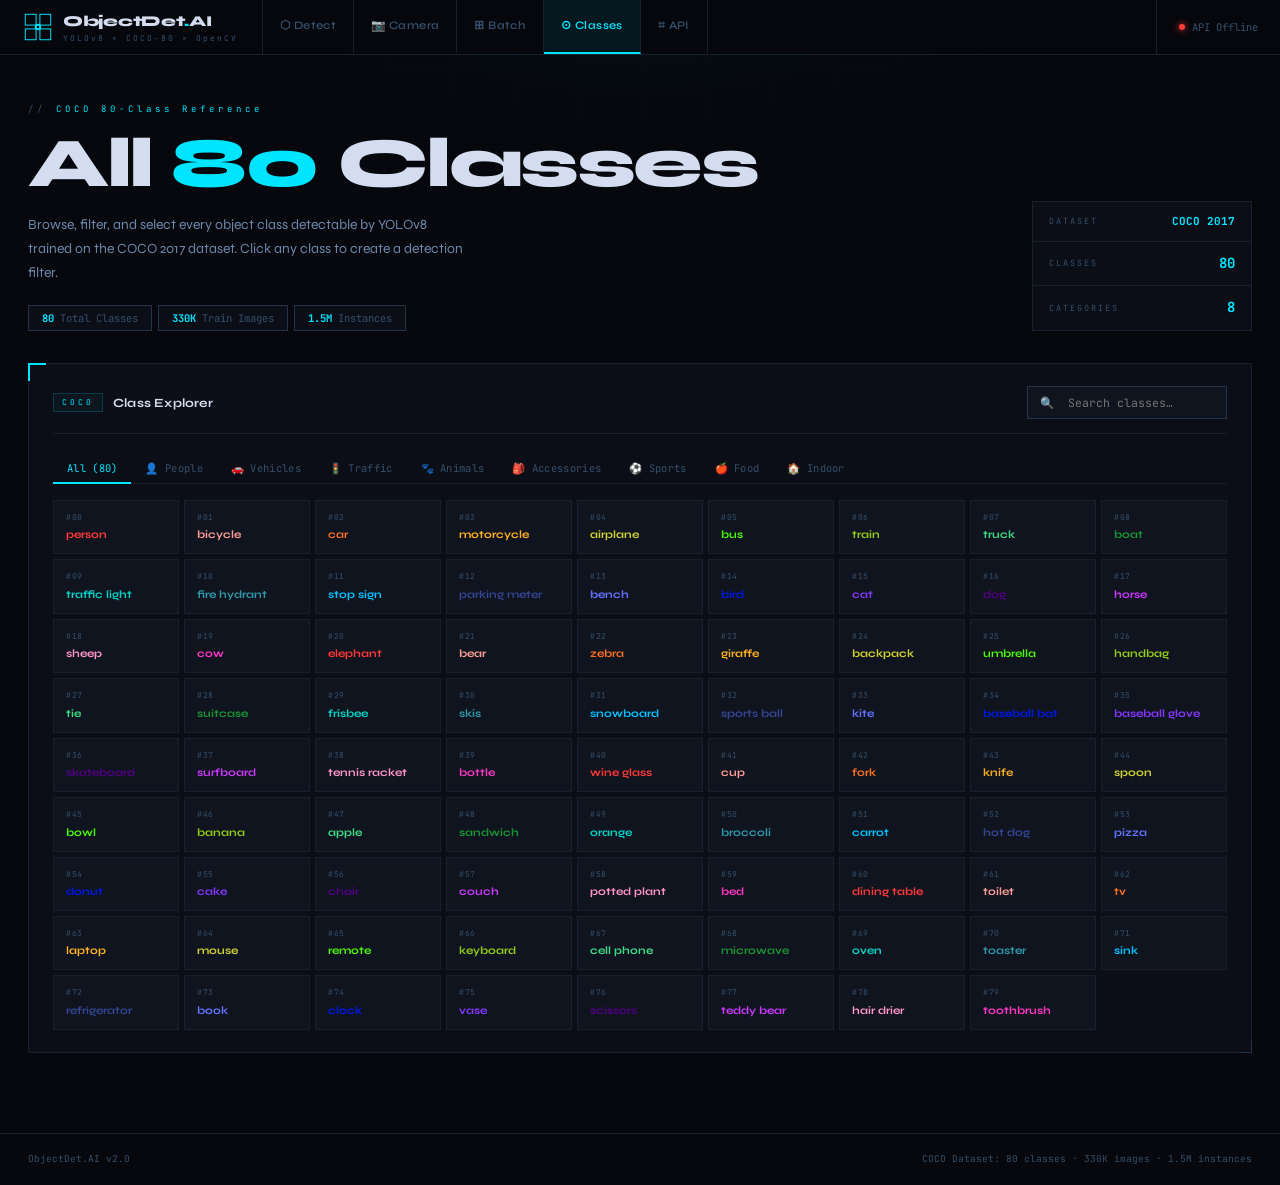
<file: frontend/classes.html>
<!DOCTYPE html>
<html lang="en">
<head>
<meta charset="UTF-8"/><meta name="viewport" content="width=device-width,initial-scale=1.0"/>
<title>Classes — ObjectDet.AI</title>
<link href="https://fonts.googleapis.com/css2?family=Syne:wght@400;500;600;700;800&family=JetBrains+Mono:wght@300;400;500;700&display=swap" rel="stylesheet">
<link rel="stylesheet" href="css/style.css"/>
</head>
<body>
<div class="bg-grid"></div><div class="bg-radial"></div><div class="scanline"></div>

<header class="hdr">
  <div class="hdr-inner">
    <div class="logo">
      <svg class="logo-svg" viewBox="0 0 44 44" fill="none">
        <rect x="2"  y="2"  width="17" height="17" stroke="#00e5ff" stroke-width="1.5"/>
        <rect x="25" y="2"  width="17" height="17" stroke="#00e5ff" stroke-width="1.5"/>
        <rect x="2"  y="25" width="17" height="17" stroke="#00e5ff" stroke-width="1.5"/>
        <rect x="25" y="25" width="17" height="17" stroke="#00e5ff" stroke-width="1.5"/>
        <circle cx="22" cy="22" r="5" fill="#00e5ff"/>
        <circle cx="22" cy="22" r="2" fill="#000"/>
      </svg>
      <div>
        <div class="logo-name">ObjectDet<span class="c-acc">.</span>AI</div>
        <div class="logo-tag">YOLOv8 × COCO-80 × OpenCV</div>
      </div>
    </div>
    <nav class="nav">
      <a href="index.html"   class="nv">⬡ Detect</a>
      <a href="camera.html"  class="nv">📷 Camera</a>
      <a href="batch.html"   class="nv">⊞ Batch</a>
      <a href="classes.html" class="nv active">⊙ Classes</a>
      <a href="docs.html"    class="nv">⌗ API</a>
    </nav>
    <div class="status-pill">
      <span class="sdot" id="sdot"></span>
      <span id="stxt">Connecting…</span>
    </div>
  </div>
</header>

<!-- HERO -->
<section class="hero">
  <div class="hero-left">
    <div class="hero-eyebrow">COCO 80-Class Reference</div>
    <h1 class="hero-h1">All <em>80</em> Classes</h1>
    <p class="hero-p">Browse, filter, and select every object class detectable by YOLOv8 trained on the COCO 2017 dataset. Click any class to create a detection filter.</p>
    <div class="hero-chips">
      <div class="chip"><span>80</span> Total Classes</div>
      <div class="chip"><span>330K</span> Train Images</div>
      <div class="chip"><span>1.5M</span> Instances</div>
    </div>
  </div>
  <div class="hero-meta">
    <div class="hm-row"><span class="hm-k">DATASET</span><span class="hm-v" style="font-size:11px">COCO 2017</span></div>
    <div class="hm-row"><span class="hm-k">CLASSES</span><span class="hm-v">80</span></div>
    <div class="hm-row"><span class="hm-k">CATEGORIES</span><span class="hm-v">8</span></div>
  </div>
</section>

<main class="wrap">
  <section class="card">
    <div class="card-hdr">
      <span class="tag">COCO</span>
      <h2>Class Explorer</h2>
      <input type="text" id="search" placeholder="🔍  Search classes…" class="txt-in" style="width:200px;margin-left:auto;border-radius:0"/>
    </div>

    <div class="cat-tabs" id="tabs"></div>
    <div class="cls-grid" id="grid"></div>

    <div id="selBar" style="display:none;margin-top:14px;padding:11px 16px;background:rgba(0,229,255,.05);border:1px solid rgba(0,229,255,.18);align-items:center;gap:12px;flex-wrap:wrap">
      <span id="selCount" style="font-family:var(--mono);font-size:12px;color:var(--txt2)">0 selected</span>
      <button class="sm-btn" id="useBtn">Use as Filter →</button>
      <button class="sm-btn" id="clrBtn">Clear All</button>
    </div>
  </section>
</main>

<footer class="footer">
  <div class="ft-inner">
    <span>ObjectDet.AI v2.0</span>
    <span>COCO Dataset: 80 classes · 330K images · 1.5M instances</span>
  </div>
</footer>

<div class="toast" id="toast"></div>
<script src="js/api.js"></script><script src="js/ui.js"></script>
<script>
const CATS = {
  "All": [],
  "👤 People":    ["person"],
  "🚗 Vehicles":  ["bicycle","car","motorcycle","airplane","bus","train","truck","boat"],
  "🚦 Traffic":   ["traffic light","fire hydrant","stop sign","parking meter"],
  "🐾 Animals":   ["bird","cat","dog","horse","sheep","cow","elephant","bear","zebra","giraffe"],
  "🎒 Accessories":["backpack","umbrella","handbag","tie","suitcase"],
  "⚽ Sports":    ["frisbee","skis","snowboard","sports ball","kite","baseball bat","baseball glove","skateboard","surfboard","tennis racket"],
  "🍎 Food":      ["bottle","wine glass","cup","fork","knife","spoon","bowl","banana","apple","sandwich","orange","broccoli","carrot","hot dog","pizza","donut","cake"],
  "🏠 Indoor":    ["chair","couch","potted plant","bed","dining table","toilet","tv","laptop","mouse","remote","keyboard","cell phone","microwave","oven","toaster","sink","refrigerator","book","clock","vase","scissors","teddy bear","hair drier","toothbrush"],
};
const ALL = ["person","bicycle","car","motorcycle","airplane","bus","train","truck","boat","traffic light","fire hydrant","stop sign","parking meter","bench","bird","cat","dog","horse","sheep","cow","elephant","bear","zebra","giraffe","backpack","umbrella","handbag","tie","suitcase","frisbee","skis","snowboard","sports ball","kite","baseball bat","baseball glove","skateboard","surfboard","tennis racket","bottle","wine glass","cup","fork","knife","spoon","bowl","banana","apple","sandwich","orange","broccoli","carrot","hot dog","pizza","donut","cake","chair","couch","potted plant","bed","dining table","toilet","tv","laptop","mouse","remote","keyboard","cell phone","microwave","oven","toaster","sink","refrigerator","book","clock","vase","scissors","teddy bear","hair drier","toothbrush"];
const idMap = {}; ALL.forEach((n, i) => idMap[n] = i);
let sel = new Set(), cat = "All", q = "";

const tabs    = document.getElementById("tabs");
const grid    = document.getElementById("grid");
const search  = document.getElementById("search");
const selBar  = document.getElementById("selBar");
const selCount= document.getElementById("selCount");

document.addEventListener("DOMContentLoaded", async () => {
  const ok = await API.checkHealth(); UI.setStatus(ok);

  Object.keys(CATS).forEach(c => {
    const b = document.createElement("button");
    b.className = "ctab" + (c === "All" ? " act" : "");
    b.textContent = c === "All" ? `All (${ALL.length})` : c;
    b.onclick = () => {
      cat = c;
      document.querySelectorAll(".ctab").forEach(x => x.classList.remove("act"));
      b.classList.add("act");
      render();
    };
    tabs.appendChild(b);
  });

  search.addEventListener("input", () => { q = search.value.toLowerCase(); render(); });
  render();

  document.getElementById("useBtn").onclick = () => {
    sessionStorage.setItem("ods_class_filter", [...sel].join(", "));
    UI.toast("Filter set — going to detect…", "ok");
    setTimeout(() => location.href = "index.html", 1200);
  };
  document.getElementById("clrBtn").onclick = () => { sel.clear(); updateSel(); render(); };
});

function render() {
  let cls = cat === "All" ? [...ALL] : (CATS[cat] || []);
  if (q) cls = cls.filter(n => n.includes(q));
  grid.innerHTML = cls.map(n => {
    const id = idMap[n]; const c = UI.color(id); const s = sel.has(n);
    return `<div class="cls-card${s ? " sel" : ""}" data-n="${n}" style="${s ? `border-color:${c};background:${c}18` : ""}">
      <div class="cls-id">#${String(id).padStart(2, "0")}</div>
      <div class="cls-name" style="color:${c}">${n}</div>
    </div>`;
  }).join("");

  grid.querySelectorAll(".cls-card").forEach(c => {
    c.onclick = () => {
      const n = c.dataset.n;
      sel.has(n) ? sel.delete(n) : sel.add(n);
      updateSel(); render();
    };
  });
}

function updateSel() {
  selBar.style.display = sel.size === 0 ? "none" : "flex";
  selCount.textContent = `${sel.size} class${sel.size > 1 ? "es" : ""} selected`;
}
</script>
</body>
</html>
</file>
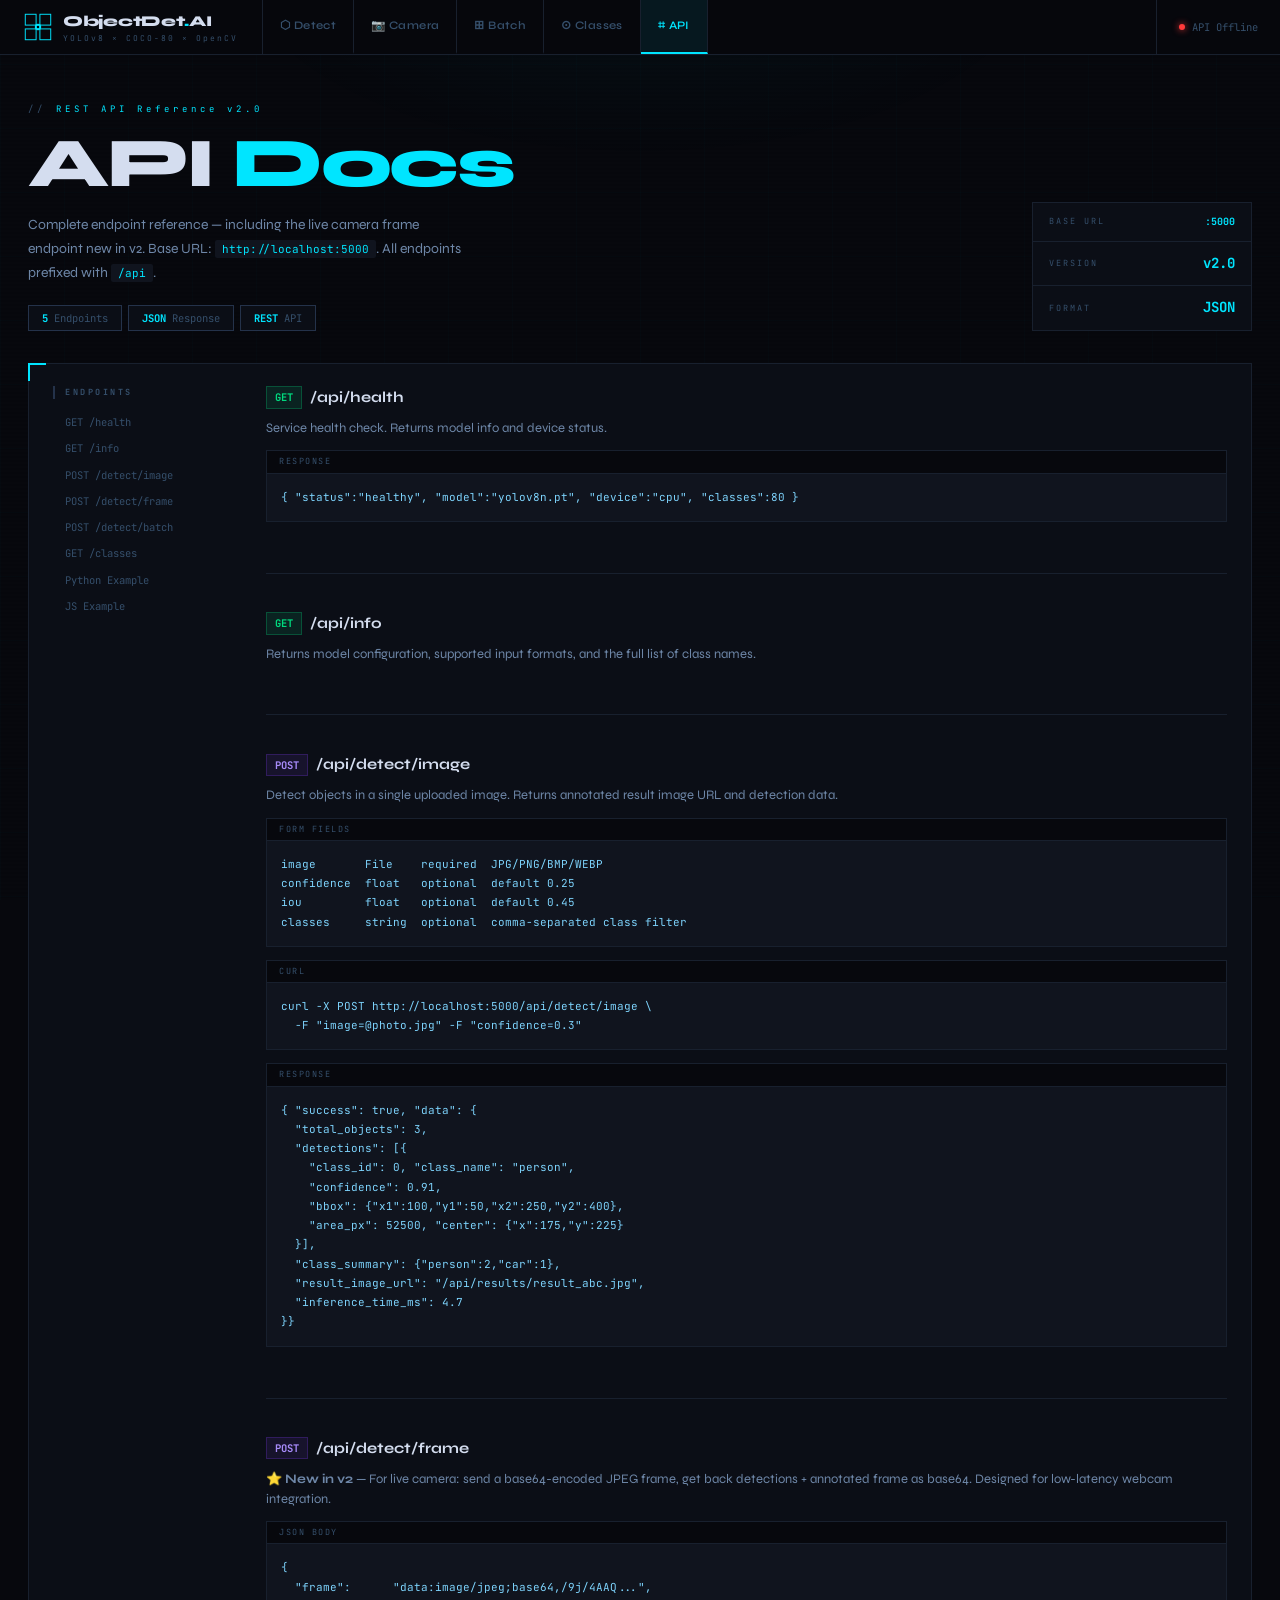
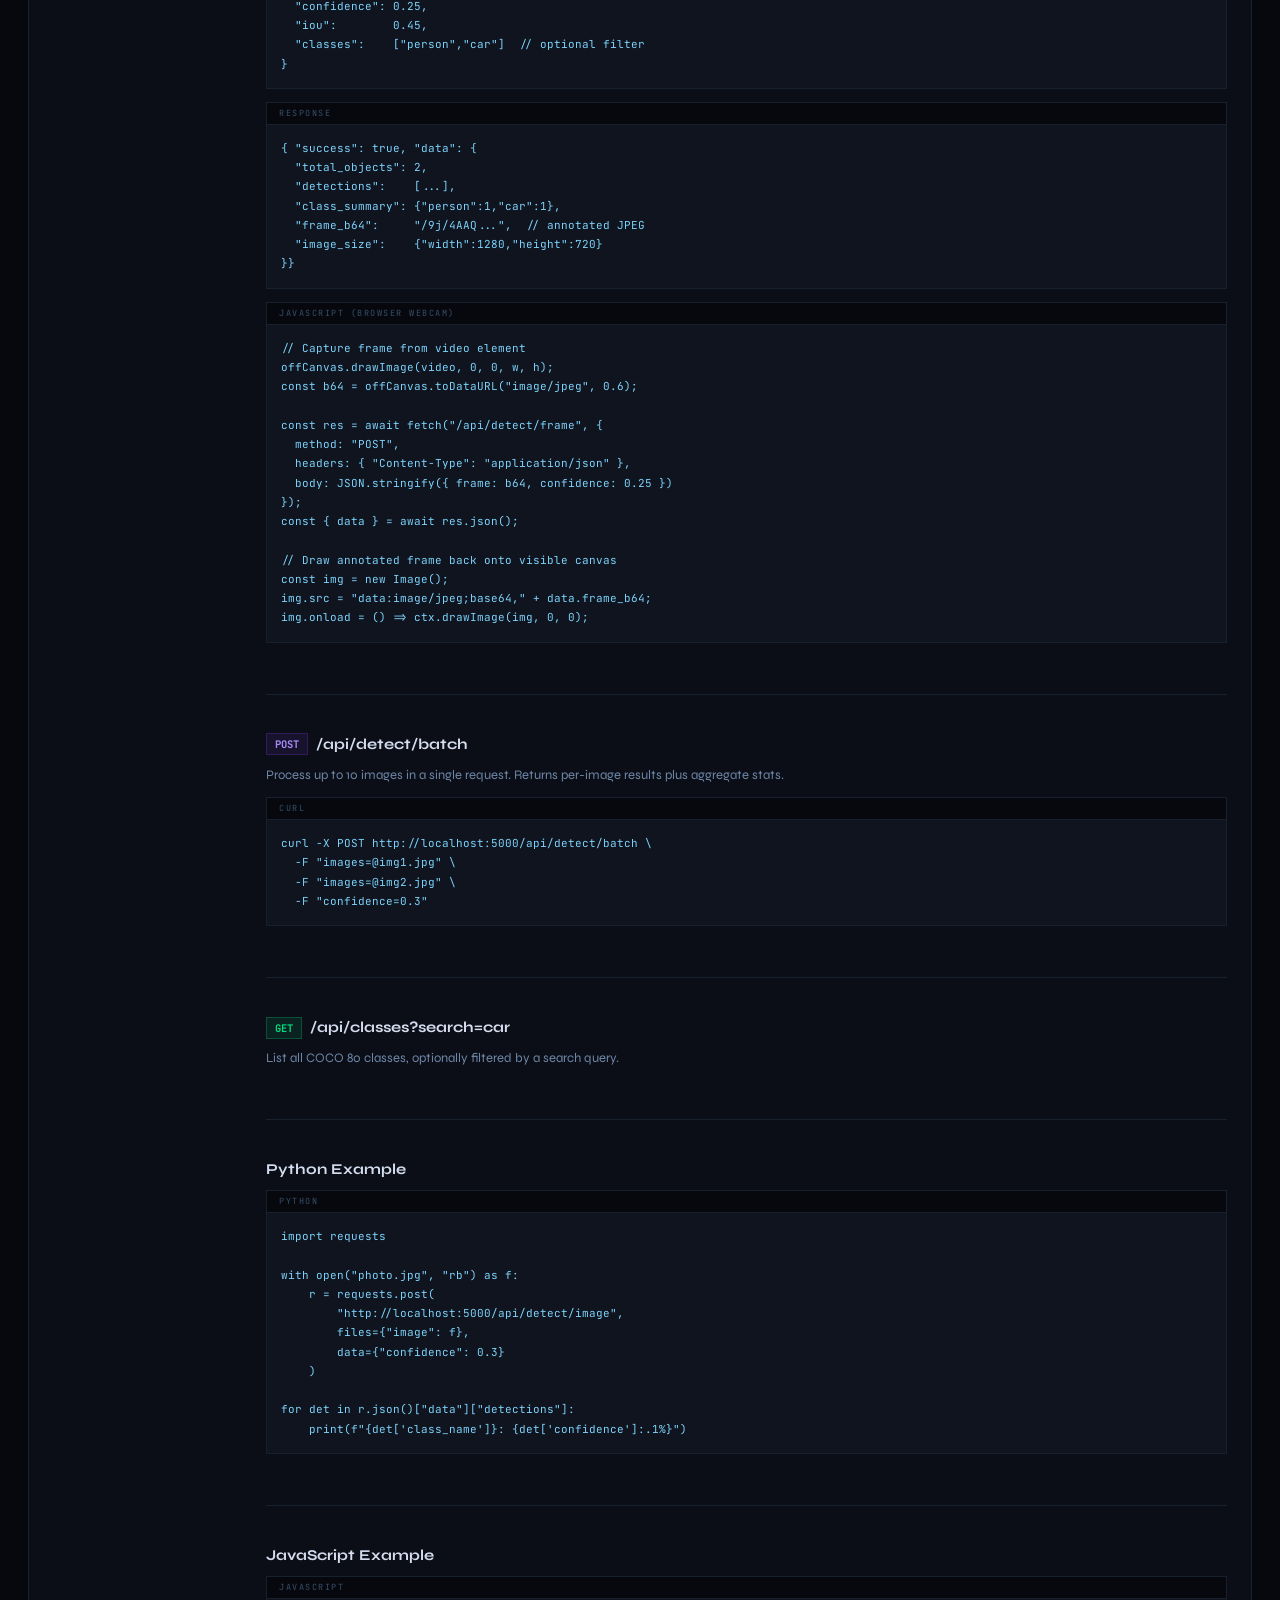
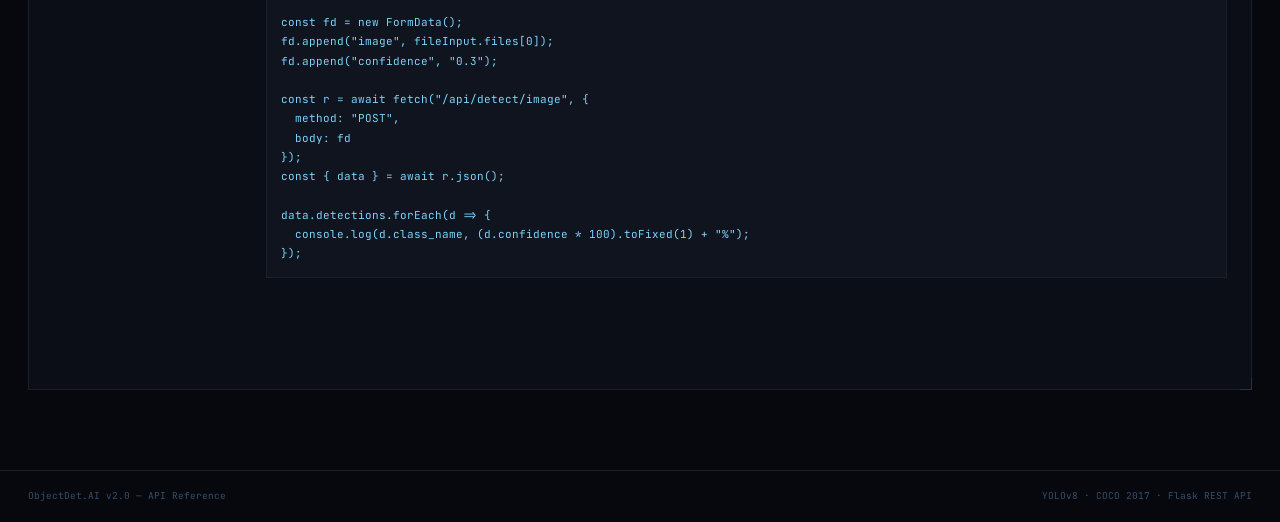
<file: frontend/docs.html>
<!DOCTYPE html>
<html lang="en">
<head>
<meta charset="UTF-8"/><meta name="viewport" content="width=device-width,initial-scale=1.0"/>
<title>API Docs — ObjectDet.AI</title>
<link href="https://fonts.googleapis.com/css2?family=Syne:wght@400;500;600;700;800&family=JetBrains+Mono:wght@300;400;500;700&display=swap" rel="stylesheet">
<link rel="stylesheet" href="css/style.css"/>
</head>
<body>
<div class="bg-grid"></div><div class="bg-radial"></div><div class="scanline"></div>

<header class="hdr">
  <div class="hdr-inner">
    <div class="logo">
      <svg class="logo-svg" viewBox="0 0 44 44" fill="none">
        <rect x="2"  y="2"  width="17" height="17" stroke="#00e5ff" stroke-width="1.5"/>
        <rect x="25" y="2"  width="17" height="17" stroke="#00e5ff" stroke-width="1.5"/>
        <rect x="2"  y="25" width="17" height="17" stroke="#00e5ff" stroke-width="1.5"/>
        <rect x="25" y="25" width="17" height="17" stroke="#00e5ff" stroke-width="1.5"/>
        <circle cx="22" cy="22" r="5" fill="#00e5ff"/>
        <circle cx="22" cy="22" r="2" fill="#000"/>
      </svg>
      <div>
        <div class="logo-name">ObjectDet<span class="c-acc">.</span>AI</div>
        <div class="logo-tag">YOLOv8 × COCO-80 × OpenCV</div>
      </div>
    </div>
    <nav class="nav">
      <a href="index.html"   class="nv">⬡ Detect</a>
      <a href="camera.html"  class="nv">📷 Camera</a>
      <a href="batch.html"   class="nv">⊞ Batch</a>
      <a href="classes.html" class="nv">⊙ Classes</a>
      <a href="docs.html"    class="nv active">⌗ API</a>
    </nav>
    <div class="status-pill">
      <span class="sdot" id="sdot"></span>
      <span id="stxt">Connecting…</span>
    </div>
  </div>
</header>

<!-- HERO -->
<section class="hero">
  <div class="hero-left">
    <div class="hero-eyebrow">REST API Reference v2.0</div>
    <h1 class="hero-h1">API <em>Docs</em></h1>
    <p class="hero-p">Complete endpoint reference — including the live camera frame endpoint new in v2. Base URL: <code>http://localhost:5000</code>. All endpoints prefixed with <code>/api</code>.</p>
    <div class="hero-chips">
      <div class="chip"><span>5</span> Endpoints</div>
      <div class="chip"><span>JSON</span> Response</div>
      <div class="chip"><span>REST</span> API</div>
    </div>
  </div>
  <div class="hero-meta">
    <div class="hm-row"><span class="hm-k">BASE URL</span><span class="hm-v" style="font-size:10px">:5000</span></div>
    <div class="hm-row"><span class="hm-k">VERSION</span><span class="hm-v">v2.0</span></div>
    <div class="hm-row"><span class="hm-k">FORMAT</span><span class="hm-v">JSON</span></div>
  </div>
</section>

<main class="wrap">
  <div class="card docs-layout">

    <!-- TOC -->
    <nav class="doc-toc">
      <h3>Endpoints</h3>
      <ul>
        <li><a href="#health">GET /health</a></li>
        <li><a href="#info">GET /info</a></li>
        <li><a href="#image">POST /detect/image</a></li>
        <li><a href="#frame">POST /detect/frame</a></li>
        <li><a href="#batch">POST /detect/batch</a></li>
        <li><a href="#classes">GET /classes</a></li>
        <li><a href="#py">Python Example</a></li>
        <li><a href="#js">JS Example</a></li>
      </ul>
    </nav>

    <!-- Content -->
    <div>

      <div class="doc-sec" id="health">
        <h2><span class="meth GET">GET</span> /api/health</h2>
        <p>Service health check. Returns model info and device status.</p>
        <div class="codeblock">
          <div class="codeblock-lbl">Response</div>
          <pre>{ "status":"healthy", "model":"yolov8n.pt", "device":"cpu", "classes":80 }</pre>
        </div>
      </div>

      <div class="doc-sec" id="info">
        <h2><span class="meth GET">GET</span> /api/info</h2>
        <p>Returns model configuration, supported input formats, and the full list of class names.</p>
      </div>

      <div class="doc-sec" id="image">
        <h2><span class="meth POST">POST</span> /api/detect/image</h2>
        <p>Detect objects in a single uploaded image. Returns annotated result image URL and detection data.</p>
        <div class="codeblock">
          <div class="codeblock-lbl">Form Fields</div>
          <pre>image       File    required  JPG/PNG/BMP/WEBP
confidence  float   optional  default 0.25
iou         float   optional  default 0.45
classes     string  optional  comma-separated class filter</pre>
        </div>
        <div class="codeblock">
          <div class="codeblock-lbl">cURL</div>
          <pre>curl -X POST http://localhost:5000/api/detect/image \
  -F "image=@photo.jpg" -F "confidence=0.3"</pre>
        </div>
        <div class="codeblock">
          <div class="codeblock-lbl">Response</div>
          <pre>{ "success": true, "data": {
  "total_objects": 3,
  "detections": [{
    "class_id": 0, "class_name": "person",
    "confidence": 0.91,
    "bbox": {"x1":100,"y1":50,"x2":250,"y2":400},
    "area_px": 52500, "center": {"x":175,"y":225}
  }],
  "class_summary": {"person":2,"car":1},
  "result_image_url": "/api/results/result_abc.jpg",
  "inference_time_ms": 4.7
}}</pre>
        </div>
      </div>

      <div class="doc-sec" id="frame">
        <h2><span class="meth POST">POST</span> /api/detect/frame</h2>
        <p>⭐ <strong>New in v2</strong> — For live camera: send a base64-encoded JPEG frame, get back detections + annotated frame as base64. Designed for low-latency webcam integration.</p>
        <div class="codeblock">
          <div class="codeblock-lbl">JSON Body</div>
          <pre>{
  "frame":      "[data-uri]...",
  "confidence": 0.25,
  "iou":        0.45,
  "classes":    ["person","car"]  // optional filter
}</pre>
        </div>
        <div class="codeblock">
          <div class="codeblock-lbl">Response</div>
          <pre>{ "success": true, "data": {
  "total_objects": 2,
  "detections":    [...],
  "class_summary": {"person":1,"car":1},
  "frame_b64":     "/9j/4AAQ...",  // annotated JPEG
  "image_size":    {"width":1280,"height":720}
}}</pre>
        </div>
        <div class="codeblock">
          <div class="codeblock-lbl">JavaScript (browser webcam)</div>
          <pre>// Capture frame from video element
offCanvas.drawImage(video, 0, 0, w, h);
const b64 = offCanvas.toDataURL("image/jpeg", 0.6);

const res = await fetch("/api/detect/frame", {
  method: "POST",
  headers: { "Content-Type": "application/json" },
  body: JSON.stringify({ frame: b64, confidence: 0.25 })
});
const { data } = await res.json();

// Draw annotated frame back onto visible canvas
const img = new Image();
img.src = "data:image/jpeg;base64," + data.frame_b64;
img.onload = () => ctx.drawImage(img, 0, 0);</pre>
        </div>
      </div>

      <div class="doc-sec" id="batch">
        <h2><span class="meth POST">POST</span> /api/detect/batch</h2>
        <p>Process up to 10 images in a single request. Returns per-image results plus aggregate stats.</p>
        <div class="codeblock">
          <div class="codeblock-lbl">cURL</div>
          <pre>curl -X POST http://localhost:5000/api/detect/batch \
  -F "images=@img1.jpg" \
  -F "images=@img2.jpg" \
  -F "confidence=0.3"</pre>
        </div>
      </div>

      <div class="doc-sec" id="classes">
        <h2><span class="meth GET">GET</span> /api/classes?search=car</h2>
        <p>List all COCO 80 classes, optionally filtered by a search query.</p>
      </div>

      <div class="doc-sec" id="py">
        <h2>Python Example</h2>
        <div class="codeblock">
          <div class="codeblock-lbl">Python</div>
          <pre>import requests

with open("photo.jpg", "rb") as f:
    r = requests.post(
        "http://localhost:5000/api/detect/image",
        files={"image": f},
        data={"confidence": 0.3}
    )

for det in r.json()["data"]["detections"]:
    print(f"{det['class_name']}: {det['confidence']:.1%}")</pre>
        </div>
      </div>

      <div class="doc-sec" id="js">
        <h2>JavaScript Example</h2>
        <div class="codeblock">
          <div class="codeblock-lbl">JavaScript</div>
          <pre>const fd = new FormData();
fd.append("image", fileInput.files[0]);
fd.append("confidence", "0.3");

const r = await fetch("/api/detect/image", {
  method: "POST",
  body: fd
});
const { data } = await r.json();

data.detections.forEach(d => {
  console.log(d.class_name, (d.confidence * 100).toFixed(1) + "%");
});</pre>
        </div>
      </div>

    </div>
  </div>
</main>

<footer class="footer">
  <div class="ft-inner">
    <span>ObjectDet.AI v2.0 — API Reference</span>
    <span>YOLOv8 · COCO 2017 · Flask REST API</span>
  </div>
</footer>

<script src="js/api.js"></script><script src="js/ui.js"></script>
<script>document.addEventListener("DOMContentLoaded", async () => { UI.setStatus(await API.checkHealth()); });</script>
</body>
</html>
</file>
<file: frontend/css/style.css>
/* ═══════════════════════════════════════════════════════════
   ObjectDet.AI — System Interface v3
   Stack: Syne (UI/Display) · JetBrains Mono (Data/Code)
   Aesthetic: Precision Instrument · Terminal OS · Dense Grid
   ═══════════════════════════════════════════════════════════ */

@import url('https://fonts.googleapis.com/css2?family=Syne:wght@400;500;600;700;800&family=JetBrains+Mono:wght@300;400;500;700&display=swap');

:root {
  --bg:     #07080d;
  --bg2:    #0b0e16;
  --bg3:    #10141e;
  --bg4:    #141a26;
  --ln:     #18202e;
  --ln2:    #24324a;
  --acc:    #00e5ff;
  --acc-d:  rgba(0,229,255,.08);
  --grn:    #00d97e;
  --amb:    #f5a623;
  --red:    #ff3a3a;
  --txt:    #d4ddef;
  --txt2:   #6e87a8;
  --txt3:   #354f6b;
  --mono:   'JetBrains Mono', monospace;
  --sans:   'Syne', sans-serif;
  --sh:     0 0 0 1px var(--ln), 0 20px 48px rgba(0,0,0,.6);
}

*, *::before, *::after { box-sizing: border-box; margin: 0; padding: 0; }
html { scroll-behavior: smooth; }
body {
  background: var(--bg);
  color: var(--txt);
  font-family: var(--sans);
  font-size: 14px;
  line-height: 1.55;
  min-height: 100vh;
  overflow-x: hidden;
}
a { color: inherit; text-decoration: none; }
code {
  font-family: var(--mono);
  background: var(--bg3);
  padding: 2px 7px; border-radius: 2px;
  font-size: 11px; color: var(--acc);
}
.hidden { display: none !important; }
.c-acc, .c-accent { color: var(--acc); }
.lnk { color: var(--acc); cursor: pointer; text-decoration: underline; }
a.lnk { color: var(--acc); text-decoration: underline; }

/* ── Background ─────────────────────────────────────────── */
.bg-grid {
  position: fixed; inset: 0; z-index: 0; pointer-events: none;
  background-image:
    linear-gradient(rgba(0,229,255,.014) 1px, transparent 1px),
    linear-gradient(90deg, rgba(0,229,255,.014) 1px, transparent 1px);
  background-size: 64px 64px;
}
.bg-radial {
  position: fixed; inset: 0; z-index: 0; pointer-events: none;
  background: radial-gradient(ellipse 55% 38% at 50% -5%, rgba(0,229,255,.042) 0%, transparent 60%);
}
.scanline {
  position: fixed; inset: 0; z-index: 1; pointer-events: none;
  background: repeating-linear-gradient(0deg, transparent, transparent 2px, rgba(0,0,0,.035) 2px, rgba(0,0,0,.035) 4px);
}

/* ── Header ─────────────────────────────────────────────── */
.hdr {
  position: sticky; top: 0; z-index: 100;
  background: rgba(7,8,13,.96);
  backdrop-filter: blur(28px);
  border-bottom: 1px solid var(--ln);
}
.hdr-inner {
  max-width: 1440px; margin: 0 auto;
  display: flex; align-items: stretch; gap: 0;
  padding: 0; height: 54px;
  padding-left: 24px;
}
.logo {
  display: flex; align-items: center; gap: 11px;
  padding-right: 24px;
  border-right: 1px solid var(--ln);
  flex-shrink: 0;
}
.logo-svg { width: 28px; height: 28px; }
.logo-name { font-family: var(--sans); font-size: 15px; font-weight: 800; letter-spacing: -0.3px; }
.logo-tag  { font-size: 8px; font-family: var(--mono); color: var(--txt3); letter-spacing: 2px; margin-top: -1px; }

.nav { display: flex; gap: 0; }
.nv {
  padding: 0 17px; height: 54px;
  display: flex; align-items: center;
  font-size: 11.5px; font-weight: 600; letter-spacing: .4px;
  color: var(--txt3); text-decoration: none;
  border-right: 1px solid var(--ln);
  border-bottom: 2px solid transparent;
  transition: color .15s, background .15s, border-color .15s;
  white-space: nowrap;
}
.nv:hover  { color: var(--txt2); background: rgba(255,255,255,.025); }
.nv.active { color: var(--acc); border-bottom-color: var(--acc); background: var(--acc-d); }

.status-pill {
  margin-left: auto;
  display: flex; align-items: center; gap: 7px;
  font-family: var(--mono); font-size: 10.5px; color: var(--txt3);
  padding: 0 22px;
  border-left: 1px solid var(--ln);
  flex-shrink: 0;
}
.sdot {
  width: 6px; height: 6px; border-radius: 50%;
  background: var(--txt3); transition: all .4s; flex-shrink: 0;
}
.sdot.on  { background: var(--grn); box-shadow: 0 0 7px var(--grn); animation: sdpulse 2.5s ease infinite; }
.sdot.off { background: var(--red); box-shadow: 0 0 7px var(--red); }
@keyframes sdpulse { 0%,100%{opacity:1} 50%{opacity:.45} }

/* ── Hero ───────────────────────────────────────────────── */
.hero {
  position: relative; z-index: 2;
  padding: 48px 28px 32px;
  max-width: 1440px; margin: 0 auto;
  display: grid;
  grid-template-columns: 1fr 220px;
  align-items: end; gap: 48px;
}
@media(max-width: 900px) {
  .hero { grid-template-columns: 1fr; }
  .hero-meta { display: none; }
}
.hero-eyebrow {
  font-family: var(--mono); font-size: 9px;
  letter-spacing: 4px; color: var(--acc);
  margin-bottom: 14px;
  display: flex; align-items: center; gap: 10px;
}
.hero-eyebrow::before { content: '//'; color: var(--txt3); }
.hero-h1 {
  font-size: clamp(36px, 6.5vw, 70px);
  font-weight: 800; letter-spacing: -2.5px;
  line-height: .92; color: var(--txt);
  margin-bottom: 18px;
}
.hero-h1 em { color: var(--acc); font-style: normal; }
.hero-p {
  font-size: 14px; color: var(--txt2);
  max-width: 440px; line-height: 1.7; font-weight: 400;
}
.hero-chips { display: flex; gap: 6px; flex-wrap: wrap; margin-top: 20px; }
.chip {
  padding: 4px 13px;
  border: 1px solid var(--ln2); border-radius: 0;
  font-family: var(--mono); font-size: 10.5px;
  color: var(--txt3); background: var(--bg2);
}
.chip span { color: var(--acc); font-weight: 700; }
.chip-live {
  cursor: pointer; border-color: rgba(0,229,255,.22); color: var(--acc);
  transition: background .2s;
}
.chip-live:hover { background: var(--acc-d); }

/* hero right panel */
.hero-meta {
  border: 1px solid var(--ln); background: var(--bg2);
}
.hm-row {
  padding: 11px 16px;
  border-bottom: 1px solid var(--ln);
  display: flex; justify-content: space-between; align-items: center;
}
.hm-row:last-child { border-bottom: none; }
.hm-k { font-family: var(--mono); font-size: 8.5px; letter-spacing: 2px; color: var(--txt3); }
.hm-v { font-family: var(--mono); font-size: 14px; font-weight: 700; color: var(--acc); }

/* ── Mode Tabs ──────────────────────────────────────────── */
.mode-tabs {
  display: flex; gap: 0; margin-bottom: 16px;
  border-bottom: 1px solid var(--ln);
}
.mtab {
  display: flex; align-items: center; gap: 8px;
  padding: 9px 20px;
  font-size: 12px; font-weight: 700; letter-spacing: .3px;
  cursor: pointer; border: none; border-bottom: 2px solid transparent;
  background: transparent; color: var(--txt3);
  transition: all .15s; margin-bottom: -1px;
}
.mtab:hover  { color: var(--txt2); }
.mtab.active { color: var(--acc); border-bottom-color: var(--acc); }

/* ── Layout ─────────────────────────────────────────────── */
.wrap { position: relative; z-index: 2; max-width: 1440px; margin: 0 auto; padding: 0 28px 80px; }
.grid-2 { display: grid; grid-template-columns: 1fr 1fr; gap: 14px; margin-bottom: 14px; }
@media(max-width: 900px) { .grid-2 { grid-template-columns: 1fr; } }

/* ── Panel / Card ───────────────────────────────────────── */
.card {
  background: var(--bg2);
  border: 1px solid var(--ln);
  border-radius: 0;
  padding: 22px 24px;
  position: relative;
  overflow: visible;
}
/* top-left accent corner */
.card::before {
  content: '';
  position: absolute; top: -1px; left: -1px;
  width: 18px; height: 18px;
  border-top: 2px solid var(--acc);
  border-left: 2px solid var(--acc);
  pointer-events: none; z-index: 1;
}
/* bottom-right accent corner */
.card::after {
  content: '';
  position: absolute; bottom: -1px; right: -1px;
  width: 12px; height: 12px;
  border-bottom: 1px solid var(--ln2);
  border-right: 1px solid var(--ln2);
  pointer-events: none; z-index: 1;
}

.card-hdr {
  display: flex; align-items: center; gap: 10px;
  margin-bottom: 20px; flex-wrap: wrap;
  padding-bottom: 14px;
  border-bottom: 1px solid var(--ln);
}
.tag {
  font-family: var(--mono); font-size: 8px;
  letter-spacing: 3px; color: var(--acc);
  padding: 2px 8px;
  border: 1px solid rgba(0,229,255,.18);
  background: rgba(0,229,255,.04);
}
.card-hdr h2 { font-size: 12.5px; font-weight: 700; color: var(--txt); letter-spacing: .2px; }
.card-actions { display: flex; gap: 6px; margin-left: auto; }

/* ── Dropzone ───────────────────────────────────────────── */
.dropzone {
  border: 1px dashed var(--ln2);
  background: var(--bg3);
  min-height: 176px;
  display: flex; align-items: center; justify-content: center;
  cursor: pointer; transition: border-color .2s, background .2s;
  position: relative; overflow: hidden; margin-bottom: 18px;
}
.dropzone:hover, .dropzone.drag {
  border-color: rgba(0,229,255,.55);
  background: rgba(0,229,255,.025);
}
/* scan line animation on hover */
.dropzone::before {
  content: ''; position: absolute;
  left: 0; width: 100%; height: 1px;
  background: linear-gradient(90deg, transparent 0%, var(--acc) 50%, transparent 100%);
  opacity: 0; top: 0;
  transition: opacity .25s;
}
.dropzone:hover::before, .dropzone.drag::before {
  opacity: .6;
  animation: dzScan 2s linear infinite;
}
@keyframes dzScan { from{top:0} to{top:calc(100% - 1px)} }

.dz-idle {
  display: flex; flex-direction: column;
  align-items: center; gap: 11px; padding: 30px 20px; text-align: center;
}
.dz-icon { color: var(--txt3); }
.dz-icon svg { width: 42px; height: 42px; }
.dz-title { font-size: 13px; font-weight: 600; color: var(--txt2); }
.dz-hint  { font-family: var(--mono); font-size: 10px; color: var(--txt3); letter-spacing: .4px; }
.dz-preview {
  position: relative; width: 100%; height: 100%;
  display: flex; align-items: center; justify-content: center; min-height: 176px;
}
.dz-preview img { max-height: 260px; max-width: 100%; object-fit: contain; }
.clr-btn {
  position: absolute; top: 10px; right: 10px;
  padding: 3px 9px; background: rgba(255,58,58,.1);
  border: 1px solid rgba(255,58,58,.3); color: var(--red);
  font-family: var(--mono); font-size: 10px; cursor: pointer; transition: all .2s;
}
.clr-btn:hover { background: rgba(255,58,58,.2); }

/* ── Settings ───────────────────────────────────────────── */
.settings { display: flex; flex-direction: column; gap: 13px; margin-bottom: 18px; }
.sg label {
  display: flex; justify-content: space-between;
  font-size: 11px; font-weight: 600; color: var(--txt2); margin-bottom: 7px;
}
.sv { font-family: var(--mono); color: var(--acc); font-weight: 400; }
.sg.full { grid-column: 1 / -1; }
.slider {
  width: 100%; -webkit-appearance: none; appearance: none;
  height: 2px; background: var(--ln2); outline: none; cursor: pointer;
}
.slider::-webkit-slider-thumb {
  -webkit-appearance: none; width: 11px; height: 11px;
  background: var(--acc); border-radius: 50%; cursor: pointer;
  box-shadow: 0 0 7px rgba(0,229,255,.45);
}
.txt-in {
  width: 100%; padding: 8px 12px;
  background: var(--bg3); border: 1px solid var(--ln2);
  color: var(--txt); font-family: var(--mono); font-size: 11.5px;
  border-radius: 0; outline: none; transition: border-color .2s;
}
.txt-in:focus { border-color: var(--acc); }
select.txt-in { cursor: pointer; }

/* ── Run Button ─────────────────────────────────────────── */
.run-btn {
  width: 100%; padding: 13px;
  background: var(--acc); color: #000;
  border: none; cursor: pointer;
  font-family: var(--sans); font-size: 11.5px; font-weight: 800;
  letter-spacing: 2.5px; text-transform: uppercase;
  display: flex; align-items: center; justify-content: center; gap: 10px;
  transition: box-shadow .2s, opacity .2s;
  position: relative; overflow: hidden;
}
.run-btn::before {
  content: '';
  position: absolute; inset: 0;
  background: linear-gradient(90deg, transparent 0%, rgba(255,255,255,.18) 50%, transparent 100%);
  transform: translateX(-100%);
}
.run-btn:hover:not(:disabled)::before { animation: btnShine .5s ease forwards; }
@keyframes btnShine { to{ transform: translateX(100%); } }
.run-btn:hover:not(:disabled) { box-shadow: 0 0 28px rgba(0,229,255,.4); }
.run-btn:disabled { opacity: .3; cursor: not-allowed; }

.ring {
  width: 13px; height: 13px; border-radius: 50%;
  border: 2px solid #000; border-top-color: transparent;
  animation: spin .65s linear infinite;
}
@keyframes spin { to{ transform: rotate(360deg); } }

.sm-btn {
  padding: 5px 13px; font-size: 10.5px; font-weight: 700;
  cursor: pointer; border: 1px solid var(--ln2); background: var(--bg3);
  color: var(--txt2); transition: all .18s; font-family: var(--mono); border-radius: 0;
}
.sm-btn:hover { border-color: var(--acc); color: var(--acc); }

/* ── Empty State ────────────────────────────────────────── */
.empty {
  display: flex; flex-direction: column;
  align-items: center; justify-content: center;
  gap: 10px; min-height: 220px; text-align: center; color: var(--txt3);
}
.empty-icon { font-size: 32px; opacity: .4; }
.empty-sub  { font-size: 12px; }

/* ── Results ────────────────────────────────────────────── */
.res-img-wrap {
  position: relative; overflow: hidden;
  background: #000; border: 1px solid var(--ln);
  margin-bottom: 14px;
}
.res-img-wrap img { width: 100%; max-height: 420px; object-fit: contain; display: block; }
.img-hud {
  position: absolute; top: 8px; right: 8px;
  font-family: var(--mono); font-size: 10px; color: var(--acc);
  background: rgba(0,0,0,.88); border: 1px solid var(--ln2);
  padding: 3px 9px;
}

.metrics {
  display: grid; grid-template-columns: repeat(auto-fit, minmax(110px,1fr));
  gap: 1px; background: var(--ln); margin-bottom: 14px;
  border: 1px solid var(--ln);
}
.mc { background: var(--bg3); padding: 13px 14px; text-align: center; }
.mc-val { font-size: 22px; font-weight: 800; color: var(--acc); line-height: 1; font-family: var(--mono); }
.mc-lbl { font-size: 8.5px; font-family: var(--mono); color: var(--txt3); margin-top: 5px; letter-spacing: 1.5px; text-transform: uppercase; }

.class-pills { display: flex; gap: 5px; flex-wrap: wrap; margin-bottom: 13px; }
.cpill { display: inline-flex; align-items: center; padding: 3px 10px; font-size: 11px; font-weight: 700; border-radius: 0; }

/* ── Table ──────────────────────────────────────────────── */
.tbl-wrap { overflow-x: auto; border: 1px solid var(--ln); margin-bottom: 14px; }
table.dtbl { width: 100%; border-collapse: collapse; font-size: 12px; }
.dtbl th {
  background: var(--bg3); padding: 8px 14px;
  font-family: var(--mono); font-size: 8.5px; letter-spacing: 1.5px;
  color: var(--txt3); text-align: left;
  border-bottom: 1px solid var(--ln); white-space: nowrap; text-transform: uppercase;
}
.dtbl td { padding: 9px 14px; border-bottom: 1px solid var(--ln); vertical-align: middle; }
.dtbl tr:last-child td { border: none; }
.dtbl tr:hover td { background: rgba(0,229,255,.02); }
.mono12 { font-family: var(--mono); font-size: 10.5px; color: var(--txt3); }
.conf-row { display: flex; align-items: center; gap: 8px; }
.cbar { height: 3px; border-radius: 0; }

/* ── Chart ──────────────────────────────────────────────── */
.chart { display: flex; flex-direction: column; gap: 6px; }
.ch-row { display: flex; align-items: center; gap: 10px; }
.ch-lbl { font-family: var(--mono); font-size: 10.5px; color: var(--txt2); min-width: 88px; text-align: right; }
.ch-track { flex: 1; height: 16px; background: var(--bg3); overflow: hidden; border: 1px solid var(--ln); }
.ch-fill  { height: 100%; transition: width .9s cubic-bezier(.4,0,.2,1); }
.ch-cnt   { font-family: var(--mono); font-size: 10.5px; color: var(--txt3); min-width: 20px; }

/* ── Dataset Card ───────────────────────────────────────── */
.dataset-card { margin-top: 0; }
.ds-grid {
  display: grid; grid-template-columns: repeat(auto-fit, minmax(240px,1fr));
  gap: 1px; background: var(--ln); border: 1px solid var(--ln);
}
.ds-block { background: var(--bg3); padding: 20px; }
.ds-step  { font-family: var(--mono); font-size: 8px; letter-spacing: 3px; color: var(--acc); margin-bottom: 7px; }
.ds-title { font-size: 13px; font-weight: 700; margin-bottom: 8px; }
.ds-code  { font-family: var(--mono); font-size: 10.5px; color: #7dd3fc; background: rgba(0,0,0,.4); border: 1px solid var(--ln2); padding: 8px 12px; margin-bottom: 8px; }
.ds-desc  { font-size: 12px; color: var(--txt2); line-height: 1.6; }
.ds-tree  { font-family: var(--mono); font-size: 10.5px; color: var(--txt2); line-height: 1.7; background: rgba(0,0,0,.35); border: 1px solid var(--ln2); padding: 12px; overflow-x: auto; }
.c-acc    { color: var(--acc); }

/* ── Error bar ──────────────────────────────────────────── */
.error-bar {
  display: flex; align-items: center; justify-content: space-between;
  margin-top: 10px; padding: 9px 14px;
  background: rgba(255,58,58,.08); border: 1px solid rgba(255,58,58,.25);
  color: var(--red); font-family: var(--mono); font-size: 11px;
}
.error-bar button { background: none; border: none; color: var(--red); cursor: pointer; font-size: 16px; }

/* ── Batch Grid ─────────────────────────────────────────── */
.batch-grid {
  display: grid; grid-template-columns: repeat(auto-fill, minmax(250px,1fr));
  gap: 1px; background: var(--ln); border: 1px solid var(--ln);
}
.bcard { background: var(--bg3); overflow: hidden; }
.bcard-img  { width: 100%; height: 158px; object-fit: contain; background: #000; display: block; }
.bcard-body { padding: 12px; }
.bcard-name { font-size: 10.5px; font-family: var(--mono); color: var(--txt3); margin-bottom: 6px; white-space: nowrap; overflow: hidden; text-overflow: ellipsis; }

/* ── Classes ────────────────────────────────────────────── */
.cat-tabs {
  display: flex; gap: 0; flex-wrap: wrap; margin-bottom: 16px;
  border-bottom: 1px solid var(--ln);
}
.ctab {
  padding: 7px 14px; font-size: 10.5px; font-family: var(--mono);
  cursor: pointer; border: none; border-bottom: 2px solid transparent;
  color: var(--txt3); background: transparent;
  transition: all .15s; margin-bottom: -1px; letter-spacing: .3px;
}
.ctab:hover { color: var(--txt2); }
.ctab.act { color: var(--acc); border-bottom-color: var(--acc); }

.cls-grid { display: grid; grid-template-columns: repeat(auto-fill, minmax(115px,1fr)); gap: 5px; }
.cls-card {
  padding: 10px 12px; border: 1px solid var(--ln);
  background: var(--bg3); cursor: pointer;
  transition: all .15s;
}
.cls-card:hover { border-color: rgba(0,229,255,.4); background: rgba(0,229,255,.035); }
.cls-card.sel   { border-color: var(--acc); background: rgba(0,229,255,.07); }
.cls-id   { font-family: var(--mono); font-size: 8px; color: var(--txt3); letter-spacing: .5px; }
.cls-name { font-size: 11px; font-weight: 700; margin-top: 3px; }

/* ── Toast ──────────────────────────────────────────────── */
.toast {
  position: fixed; bottom: 20px; right: 20px; z-index: 999;
  padding: 10px 16px; font-family: var(--mono); font-size: 11px;
  max-width: 300px; transform: translateY(130%); transition: transform .3s;
  display: none;
}
.toast.show { transform: translateY(0); display: block; }
.toast.ok  { background: rgba(0,217,126,.1); border: 1px solid rgba(0,217,126,.32); color: var(--grn); }
.toast.err { background: rgba(255,58,58,.1);  border: 1px solid rgba(255,58,58,.3);  color: var(--red); }
.toast.inf { background: rgba(0,229,255,.08); border: 1px solid rgba(0,229,255,.22); color: var(--acc); }

/* ── JSON Modal ─────────────────────────────────────────── */
.modal-bg { position: fixed; inset: 0; background: rgba(0,0,0,.88); z-index: 200; display: flex; align-items: center; justify-content: center; padding: 24px; }
.modal {
  background: var(--bg2); border: 1px solid var(--ln2);
  width: 100%; max-width: 680px; max-height: 80vh;
  display: flex; flex-direction: column;
  position: relative;
}
.modal::before {
  content: ''; position: absolute; top: -1px; left: -1px;
  width: 20px; height: 20px;
  border-top: 2px solid var(--acc); border-left: 2px solid var(--acc);
  pointer-events: none;
}
.modal-top {
  display: flex; align-items: center; justify-content: space-between;
  padding: 12px 16px; border-bottom: 1px solid var(--ln);
}
.modal-top h3 { font-size: 12.5px; font-weight: 700; }
.modal-top button { background: none; border: none; color: var(--txt3); font-size: 16px; cursor: pointer; }
.json-pre { padding: 16px; font-family: var(--mono); font-size: 11px; color: #7dd3fc; overflow-y: auto; flex: 1; white-space: pre; }

/* ── API Docs ───────────────────────────────────────────── */
.docs-layout { display: grid; grid-template-columns: 185px 1fr; gap: 28px; }
@media(max-width: 768px) { .docs-layout { grid-template-columns: 1fr; } }
.doc-toc { position: sticky; top: 66px; height: fit-content; }
.doc-toc h3 {
  font-family: var(--mono); font-size: 8.5px; letter-spacing: 2.5px;
  color: var(--txt3); text-transform: uppercase; margin-bottom: 10px;
  padding-left: 10px; border-left: 2px solid var(--ln2);
}
.doc-toc ul { list-style: none; display: flex; flex-direction: column; }
.doc-toc a {
  font-family: var(--mono); font-size: 10.5px; color: var(--txt3);
  padding: 5px 10px; display: block;
  border-left: 2px solid transparent; transition: all .15s;
}
.doc-toc a:hover { color: var(--acc); border-left-color: rgba(0,229,255,.35); background: rgba(0,229,255,.03); }

.doc-sec { margin-bottom: 38px; padding-bottom: 38px; border-bottom: 1px solid var(--ln); }
.doc-sec:last-child { border: none; }
.doc-sec h2 { font-size: 15px; margin-bottom: 9px; display: flex; align-items: center; gap: 8px; }
.doc-sec p  { color: var(--txt2); margin-bottom: 12px; font-size: 13px; }
.meth { padding: 2px 8px; font-family: var(--mono); font-size: 10.5px; font-weight: 700; }
.meth.GET  { background: rgba(0,217,126,.1); color: var(--grn); border: 1px solid rgba(0,217,126,.25); }
.meth.POST { background: rgba(124,58,237,.1); color: #a78bfa; border: 1px solid rgba(124,58,237,.25); }
.codeblock { background: var(--bg3); border: 1px solid var(--ln); overflow: hidden; margin-bottom: 13px; }
.codeblock-lbl {
  background: var(--bg); padding: 4px 12px;
  font-family: var(--mono); font-size: 8.5px; color: var(--txt3);
  letter-spacing: 1.5px; border-bottom: 1px solid var(--ln); text-transform: uppercase;
}
.codeblock pre { padding: 14px; font-family: var(--mono); font-size: 11px; color: #7dd3fc; overflow-x: auto; line-height: 1.75; }

/* ── Footer ─────────────────────────────────────────────── */
.footer {
  position: relative; z-index: 2;
  border-top: 1px solid var(--ln); padding: 18px 28px;
}
.ft-inner {
  max-width: 1440px; margin: 0 auto;
  display: flex; justify-content: space-between; flex-wrap: wrap; gap: 8px;
  font-family: var(--mono); font-size: 9.5px; color: var(--txt3);
}

/* ── Scrollbar ──────────────────────────────────────────── */
::-webkit-scrollbar { width: 4px; height: 4px; }
::-webkit-scrollbar-track { background: var(--bg); }
::-webkit-scrollbar-thumb { background: var(--ln2); }
::-webkit-scrollbar-thumb:hover { background: var(--acc); }

/* ── Animations ─────────────────────────────────────────── */
@keyframes fadeUp { from{opacity:0;transform:translateY(10px)} to{opacity:1;transform:none} }
@keyframes fadeIn { from{opacity:0} to{opacity:1} }
.hero         { animation: fadeUp .5s ease both; }
.card         { animation: fadeUp .4s ease both; }
.card:nth-child(2) { animation-delay: .06s; }
.bcard        { animation: fadeIn .22s ease both; }
.cls-card     { animation: fadeIn .16s ease both; }
</file>
